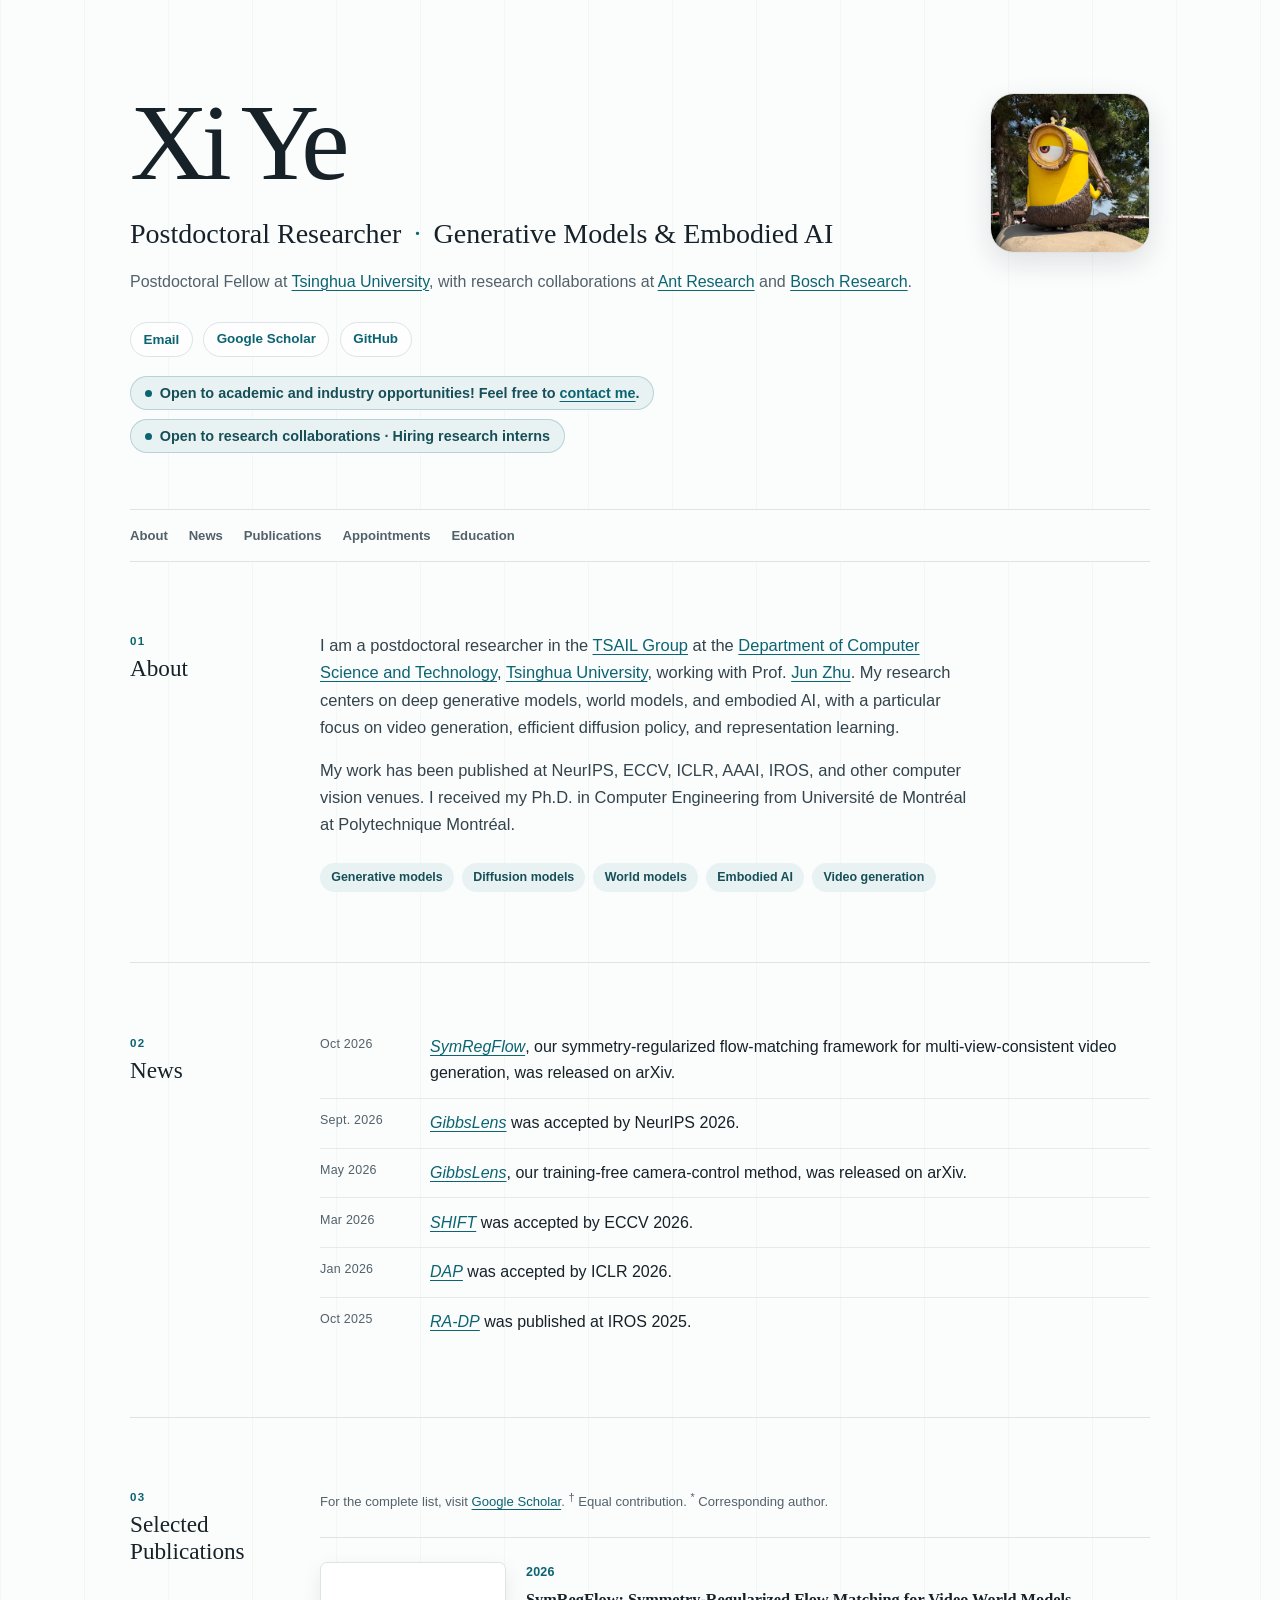
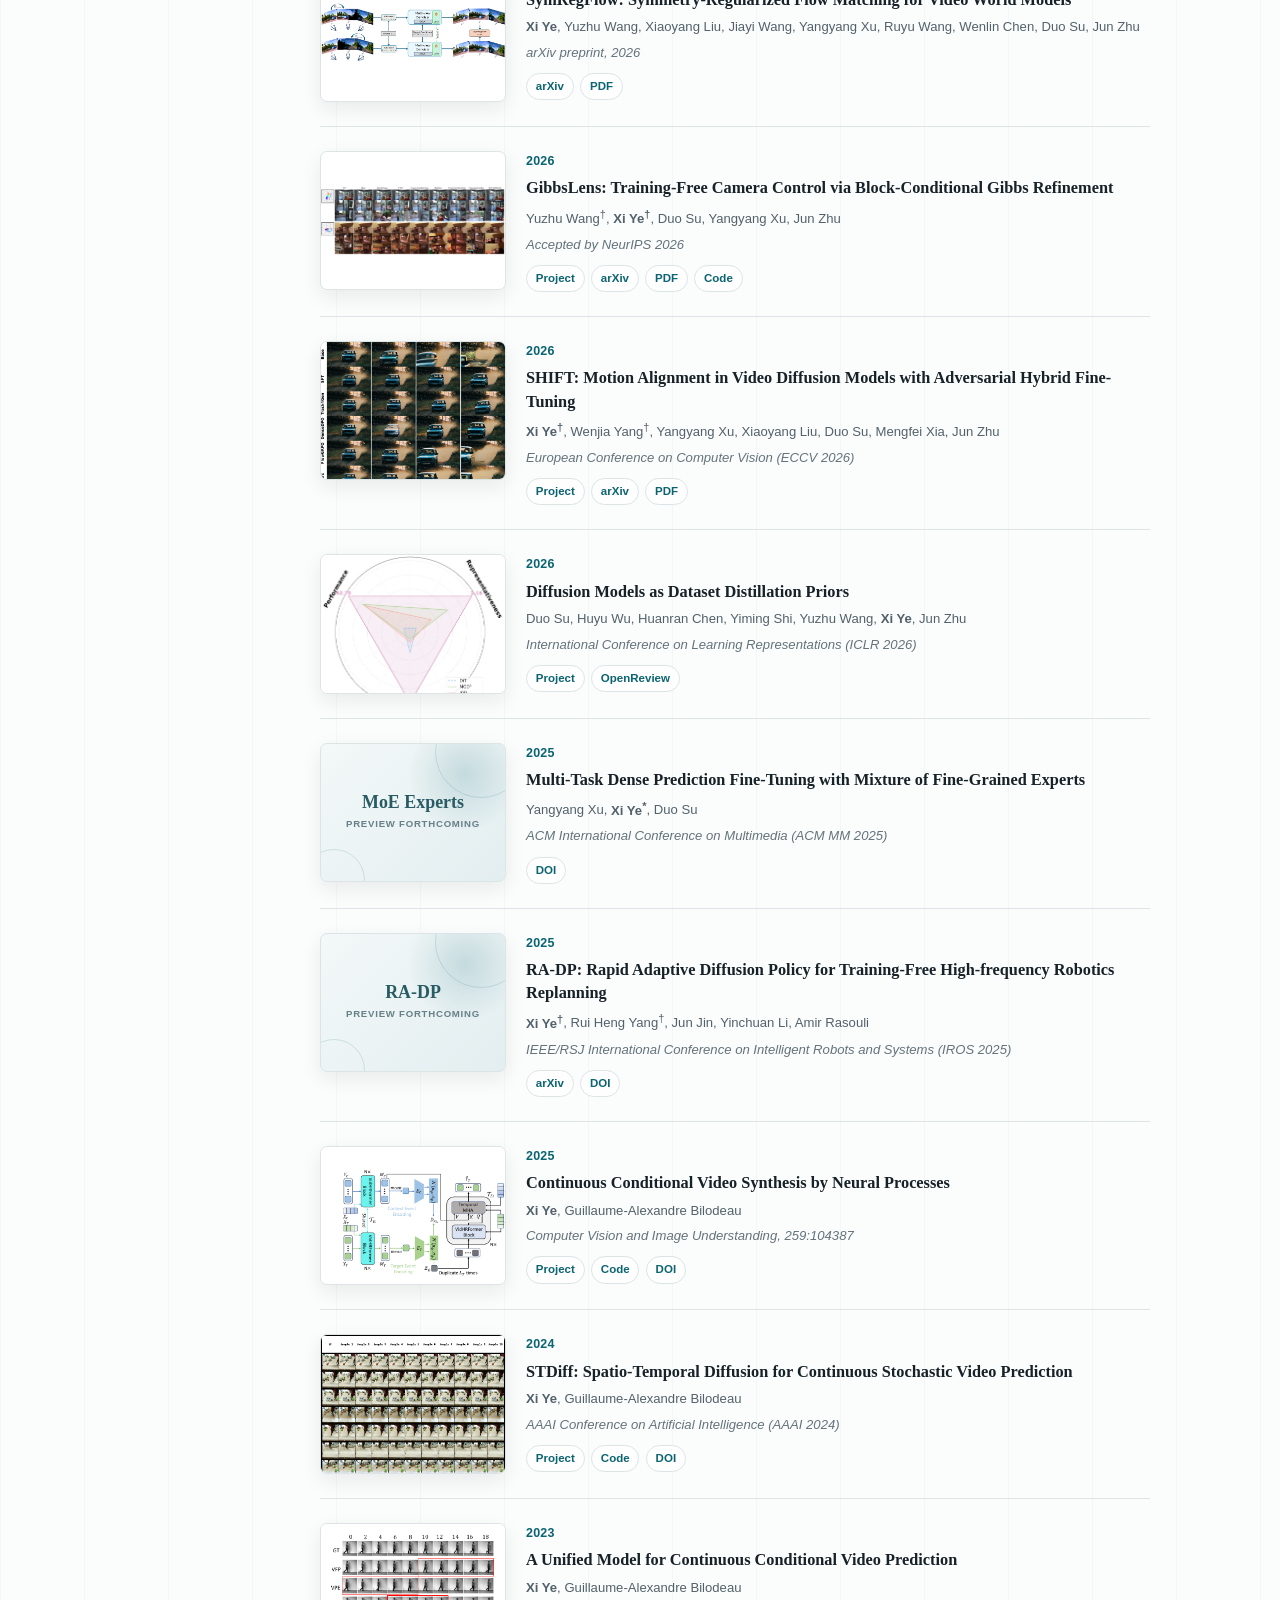
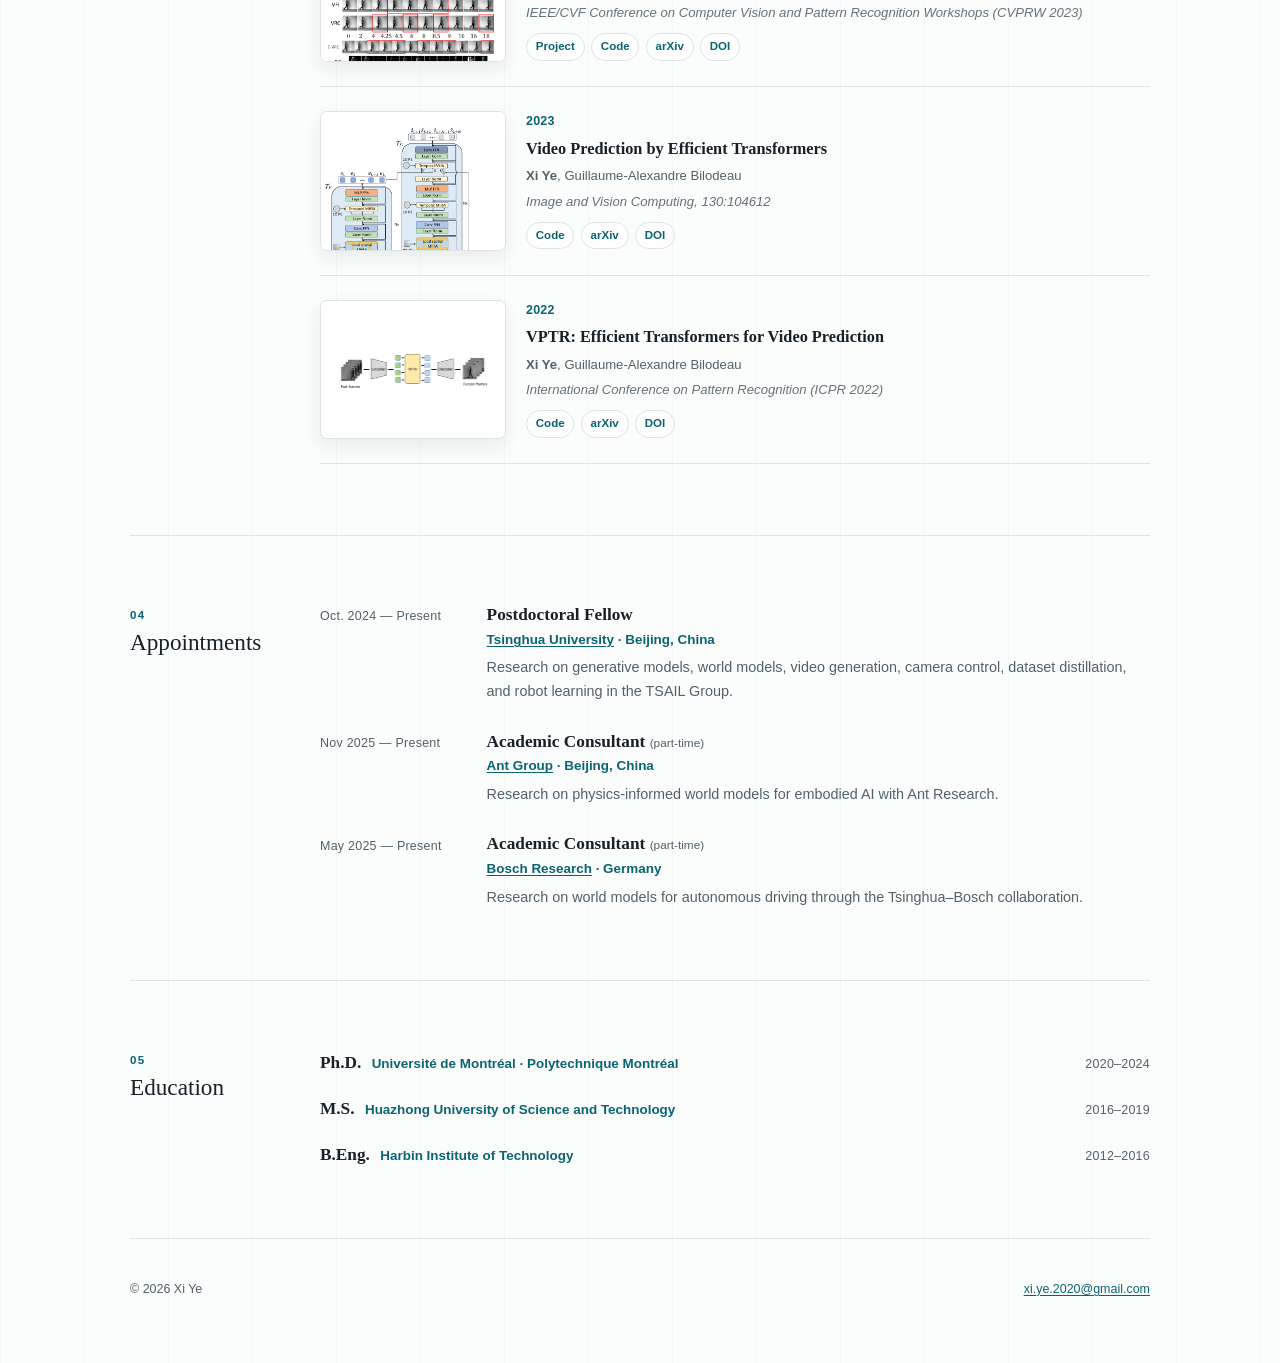
<file: index.html>
<!DOCTYPE html>
<html lang="en">
<head>
  <meta charset="UTF-8" />
  <meta name="viewport" content="width=device-width, initial-scale=1" />
  <title>Xi Ye — Generative Models &amp; Embodied AI</title>
  <meta name="description" content="Xi Ye is a postdoctoral researcher at Tsinghua University working on generative models, world models, and embodied AI." />
  <link rel="stylesheet" href="css/style.css?v=20260812-5" />
</head>
<body>
  <div class="page-shell">
    <header class="site-header">
      <div class="intro-copy">
        <div class="identity-row">
          <div class="identity-copy">
            <h1>Xi Ye</h1>
            <p class="role">Postdoctoral Researcher <span aria-hidden="true">·</span> Generative Models &amp; Embodied AI</p>
          </div>
          <figure class="profile-portrait">
            <img src="assets/portrait-minion.jpg" alt="Minions figure in a wooded theme park setting" />
          </figure>
        </div>
        <p class="affiliation">
          Postdoctoral Fellow at <a href="https://www.cs.tsinghua.edu.cn/csen/" target="_blank" rel="noopener">Tsinghua University</a>,
          with research collaborations at <a href="https://www.antresearch.com/" target="_blank" rel="noopener">Ant Research</a>
          and <a href="https://www.bosch.com/research/" target="_blank" rel="noopener">Bosch Research</a>.
        </p>
        <nav class="profile-links" aria-label="Profile links">
          <button class="profile-email" type="button" data-email="xi.ye.2020@gmail.com" aria-label="Copy email address" aria-describedby="profile-email-address">Email<span class="profile-email-tooltip" id="profile-email-address" role="status" aria-live="polite">xi.ye.2020@gmail.com</span></button>
          <a href="https://scholar.google.com/citations?user=Woehn70AAAAJ" target="_blank" rel="noopener">Google Scholar</a>
          <a href="https://github.com/XiYe20" target="_blank" rel="noopener">GitHub</a>
        </nav>
        <div class="opportunity-list">
          <p class="opportunity-status"><span>Open to academic and industry opportunities! Feel free to <a class="contact-link" href="mailto:xi.ye.2020@gmail.com" aria-label="Contact me by email. Phone: +86 18696789916 or +1 4389412984" aria-describedby="contact-details">contact me<span class="contact-popover" id="contact-details" role="tooltip"><span class="contact-email">Email: xi.ye.2020@gmail.com</span><span class="contact-phone"><span>Tel: +86 18696789916</span><span>+1 4389412984</span></span><span class="wechat-label">WeChat</span><img src="wechat_qr_code.jpg?v=20260812" alt="WeChat QR code" /></span></a>.</span></p>
          <p class="opportunity-status"><span>Open to research collaborations · Hiring research interns</span></p>
        </div>
      </div>
    </header>

    <nav class="section-nav" aria-label="Page sections">
      <a href="#about">About</a>
      <a href="#news">News</a>
      <a href="#publications">Publications</a>
      <a href="#appointments">Appointments</a>
      <a href="#education">Education</a>
    </nav>

    <main>
      <section id="about">
        <div class="section-heading">
          <p>01</p>
          <h2>About</h2>
        </div>
        <div class="section-content about-copy">
          <p>
            I am a postdoctoral researcher in the <a href="https://ml.cs.tsinghua.edu.cn/people.html" target="_blank" rel="noopener">TSAIL Group</a>
            at the <a href="https://www.cs.tsinghua.edu.cn/csen/" target="_blank" rel="noopener">Department of Computer Science and Technology</a>,
            <a href="https://www.tsinghua.edu.cn/en/" target="_blank" rel="noopener">Tsinghua University</a>, working with Prof. <a href="https://ml.cs.tsinghua.edu.cn/~jun/index.shtml" target="_blank" rel="noopener">Jun Zhu</a>.
            My research centers on deep generative models, world models, and embodied AI,
            with a particular focus on video generation, efficient diffusion policy, and representation learning.
          </p>
          <p>
            My work has been published at NeurIPS, ECCV, ICLR, AAAI, IROS, and other computer vision venues.
            I received my Ph.D. in Computer Engineering from Université de Montréal at Polytechnique Montréal.
          </p>
          <ul class="research-tags" aria-label="Research interests">
            <li>Generative models</li>
            <li>Diffusion models</li>
            <li>World models</li>
            <li>Embodied AI</li>
            <li>Video generation</li>
          </ul>
        </div>
      </section>

      <section id="news">
        <div class="section-heading">
          <p>02</p>
          <h2>News</h2>
        </div>
        <div class="section-content">
          <ul class="news-list">
            <li><time datetime="2026-10">Oct 2026</time><span><a href="https://arxiv.org/abs/2610.02726" target="_blank" rel="noopener"><em>SymRegFlow</em></a>, our symmetry-regularized flow-matching framework for multi-view-consistent video generation, was released on arXiv.</span></li>
            <li><time datetime="2026-09">Sept. 2026</time><span><a href="projects/GibbsLens/"><em>GibbsLens</em></a> was accepted by NeurIPS 2026.</span></li>
            <li><time datetime="2026-05">May 2026</time><span><a href="https://arxiv.org/abs/2605.11871" target="_blank" rel="noopener"><em>GibbsLens</em></a>, our training-free camera-control method, was released on arXiv.</span></li>
            <li><time datetime="2026-03">Mar 2026</time><span><a href="projects/SHIFT/"><em>SHIFT</em></a> was accepted by ECCV 2026.</span></li>
            <li><time datetime="2026-01">Jan 2026</time><span><a href="https://openreview.net/forum?id=Hvge3NzkJN" target="_blank" rel="noopener"><em>DAP</em></a> was accepted by ICLR 2026.</span></li>
            <li><time datetime="2025-10">Oct 2025</time><span><a href="https://arxiv.org/abs/2503.04051" target="_blank" rel="noopener"><em>RA-DP</em></a> was published at IROS 2025.</span></li>
          </ul>
        </div>
      </section>

      <section id="publications">
        <div class="section-heading">
          <p>03</p>
          <h2>Selected Publications</h2>
        </div>
        <div class="section-content">
          <p class="section-note">For the complete list, visit <a href="https://scholar.google.com/citations?user=Woehn70AAAAJ" target="_blank" rel="noopener">Google Scholar</a>. <sup>†</sup> Equal contribution. <sup>*</sup> Corresponding author.</p>

          <div class="publication-list">
            <article class="publication">
              <a class="pub-thumb" href="https://arxiv.org/abs/2610.02726" target="_blank" rel="noopener" aria-label="Open the SymRegFlow paper on arXiv">
                <img src="assets/publications/symregflow-pipeline.png" alt="SymRegFlow pipeline using two geometry-derived noisy anchors and cross-anchor denoising consistency" />
              </a>
              <div class="pub-meta">
                <p class="pub-year">2026</p>
                <h3><a href="https://arxiv.org/abs/2610.02726" target="_blank" rel="noopener">SymRegFlow: Symmetry-Regularized Flow Matching for Video World Models</a></h3>
                <p class="authors"><strong>Xi Ye</strong>, Yuzhu Wang, Xiaoyang Liu, Jiayi Wang, Yangyang Xu, Ruyu Wang, Wenlin Chen, Duo Su, Jun Zhu</p>
                <p class="venue">arXiv preprint, 2026</p>
                <p class="paper-links"><a href="https://arxiv.org/abs/2610.02726" target="_blank" rel="noopener">arXiv</a><a href="https://arxiv.org/pdf/2610.02726" target="_blank" rel="noopener">PDF</a></p>
              </div>
            </article>

            <article class="publication">
              <a class="pub-thumb" href="projects/GibbsLens/" aria-label="Open the GibbsLens project page">
                <img src="projects/GibbsLens/static/images/real10k-main-exp.webp" alt="GibbsLens camera-control results compared with seven baselines on RealEstate10K" />
              </a>
              <div class="pub-meta">
                <p class="pub-year">2026</p>
                <h3><a href="projects/GibbsLens/">GibbsLens: Training-Free Camera Control via Block-Conditional Gibbs Refinement</a></h3>
                <p class="authors">Yuzhu Wang<sup>†</sup>, <strong>Xi Ye<sup>†</sup></strong>, Duo Su, Yangyang Xu, Jun Zhu</p>
                <p class="venue">Accepted by NeurIPS 2026</p>
                <p class="paper-links"><a href="projects/GibbsLens/">Project</a><a href="https://arxiv.org/abs/2605.11871" target="_blank" rel="noopener">arXiv</a><a href="https://arxiv.org/pdf/2605.11871" target="_blank" rel="noopener">PDF</a><a href="https://github.com/wangyuzhu6/GibbsLens" target="_blank" rel="noopener">Code</a></p>
              </div>
            </article>

            <article class="publication">
              <a class="pub-thumb" href="projects/SHIFT/" aria-label="Open the SHIFT project page">
                <img src="projects/SHIFT/static/images/cmp-car.png" alt="SHIFT qualitative comparison preview" />
              </a>
              <div class="pub-meta">
                <p class="pub-year">2026</p>
                <h3><a href="projects/SHIFT/">SHIFT: Motion Alignment in Video Diffusion Models with Adversarial Hybrid Fine-Tuning</a></h3>
                <p class="authors"><strong>Xi Ye<sup>†</sup></strong>, Wenjia Yang<sup>†</sup>, Yangyang Xu, Xiaoyang Liu, Duo Su, Mengfei Xia, Jun Zhu</p>
                <p class="venue">European Conference on Computer Vision (ECCV 2026)</p>
                <p class="paper-links"><a href="projects/SHIFT/">Project</a><a href="https://arxiv.org/abs/2603.17426" target="_blank" rel="noopener">arXiv</a><a href="https://arxiv.org/pdf/2603.17426" target="_blank" rel="noopener">PDF</a></p>
              </div>
            </article>

            <article class="publication">
              <a class="pub-thumb" href="https://suduo94.github.io/Diffusion-As-Priors/" target="_blank" rel="noopener" aria-label="Open the Diffusion as Priors project page">
                <img src="assets/publications/diffusion-as-priors.png" alt="Diffusion as Priors overview preview" />
              </a>
              <div class="pub-meta">
                <p class="pub-year">2026</p>
                <h3><a href="https://openreview.net/forum?id=Hvge3NzkJN" target="_blank" rel="noopener">Diffusion Models as Dataset Distillation Priors</a></h3>
                <p class="authors">Duo Su, Huyu Wu, Huanran Chen, Yiming Shi, Yuzhu Wang, <strong>Xi Ye</strong>, Jun Zhu</p>
                <p class="venue">International Conference on Learning Representations (ICLR 2026)</p>
                <p class="paper-links"><a href="https://suduo94.github.io/Diffusion-As-Priors/" target="_blank" rel="noopener">Project</a><a href="https://openreview.net/forum?id=Hvge3NzkJN" target="_blank" rel="noopener">OpenReview</a></p>
              </div>
            </article>

            <article class="publication">
              <div class="pub-thumb pub-placeholder" aria-hidden="true"><span>MoE Experts</span><small>Preview forthcoming</small></div>
              <div class="pub-meta">
                <p class="pub-year">2025</p>
                <h3><a href="https://doi.org/10.1145/3746027.3755586" target="_blank" rel="noopener">Multi-Task Dense Prediction Fine-Tuning with Mixture of Fine-Grained Experts</a></h3>
                <p class="authors">Yangyang Xu, <strong>Xi Ye<sup>*</sup></strong>, Duo Su</p>
                <p class="venue">ACM International Conference on Multimedia (ACM MM 2025)</p>
                <p class="paper-links"><a href="https://doi.org/10.1145/3746027.3755586" target="_blank" rel="noopener">DOI</a></p>
              </div>
            </article>

            <article class="publication">
              <div class="pub-thumb pub-placeholder" aria-hidden="true"><span>RA-DP</span><small>Preview forthcoming</small></div>
              <div class="pub-meta">
                <p class="pub-year">2025</p>
                <h3><a href="https://doi.org/10.1109/IROS60139.2025.11246593" target="_blank" rel="noopener">RA-DP: Rapid Adaptive Diffusion Policy for Training-Free High-frequency Robotics Replanning</a></h3>
                <p class="authors"><strong>Xi Ye<sup>†</sup></strong>, Rui Heng Yang<sup>†</sup>, Jun Jin, Yinchuan Li, Amir Rasouli</p>
                <p class="venue">IEEE/RSJ International Conference on Intelligent Robots and Systems (IROS 2025)</p>
                <p class="paper-links"><a href="https://arxiv.org/abs/2503.04051" target="_blank" rel="noopener">arXiv</a><a href="https://doi.org/10.1109/IROS60139.2025.11246593" target="_blank" rel="noopener">DOI</a></p>
              </div>
            </article>

            <article class="publication">
              <a class="pub-thumb" href="https://npvp.github.io/" target="_blank" rel="noopener" aria-label="Open the NPVP project page">
                <img src="assets/publications/npvp-architecture.png" alt="Architecture of the NPVP neural-process-based video predictor" />
              </a>
              <div class="pub-meta">
                <p class="pub-year">2025</p>
                <h3><a href="https://doi.org/10.1016/j.cviu.2025.104387" target="_blank" rel="noopener">Continuous Conditional Video Synthesis by Neural Processes</a></h3>
                <p class="authors"><strong>Xi Ye</strong>, Guillaume-Alexandre Bilodeau</p>
                <p class="venue">Computer Vision and Image Understanding, 259:104387</p>
                <p class="paper-links"><a href="https://npvp.github.io/" target="_blank" rel="noopener">Project</a><a href="https://github.com/XiYe20/NPVP" target="_blank" rel="noopener">Code</a><a href="https://doi.org/10.1016/j.cviu.2025.104387" target="_blank" rel="noopener">DOI</a></p>
              </div>
            </article>

            <article class="publication">
              <a class="pub-thumb" href="https://xiye20.github.io/STDiffProject/" target="_blank" rel="noopener" aria-label="Open the STDiff project page">
                <img src="assets/publications/stdiff-bair.jpg" alt="STDiff stochastic video prediction examples" />
              </a>
              <div class="pub-meta">
                <p class="pub-year">2024</p>
                <h3><a href="https://doi.org/10.1609/aaai.v38i7.28489" target="_blank" rel="noopener">STDiff: Spatio-Temporal Diffusion for Continuous Stochastic Video Prediction</a></h3>
                <p class="authors"><strong>Xi Ye</strong>, Guillaume-Alexandre Bilodeau</p>
                <p class="venue">AAAI Conference on Artificial Intelligence (AAAI 2024)</p>
                <p class="paper-links"><a href="https://xiye20.github.io/STDiffProject/" target="_blank" rel="noopener">Project</a><a href="https://github.com/XiYe20/STDiffProject" target="_blank" rel="noopener">Code</a><a href="https://doi.org/10.1609/aaai.v38i7.28489" target="_blank" rel="noopener">DOI</a></p>
              </div>
            </article>

            <article class="publication">
              <a class="pub-thumb" href="https://npvp.github.io/" target="_blank" rel="noopener" aria-label="Open the NPVP project page">
                <img src="assets/publications/npvp-figure4.png" alt="NPVP Figure 4 showing one model across conditional video prediction tasks" />
              </a>
              <div class="pub-meta">
                <p class="pub-year">2023</p>
                <h3><a href="https://doi.org/10.1109/CVPRW59228.2023.00368" target="_blank" rel="noopener">A Unified Model for Continuous Conditional Video Prediction</a></h3>
                <p class="authors"><strong>Xi Ye</strong>, Guillaume-Alexandre Bilodeau</p>
                <p class="venue">IEEE/CVF Conference on Computer Vision and Pattern Recognition Workshops (CVPRW 2023)</p>
                <p class="paper-links"><a href="https://npvp.github.io/" target="_blank" rel="noopener">Project</a><a href="https://github.com/XiYe20/NPVP" target="_blank" rel="noopener">Code</a><a href="https://arxiv.org/abs/2210.05810" target="_blank" rel="noopener">arXiv</a><a href="https://doi.org/10.1109/CVPRW59228.2023.00368" target="_blank" rel="noopener">DOI</a></p>
              </div>
            </article>

            <article class="publication">
              <a class="pub-thumb" href="https://arxiv.org/abs/2212.06026" target="_blank" rel="noopener" aria-label="Open Video Prediction by Efficient Transformers on arXiv">
                <img src="assets/publications/vptr-nar.png" alt="Architecture of the non-autoregressive VPTR model" />
              </a>
              <div class="pub-meta">
                <p class="pub-year">2023</p>
                <h3><a href="https://doi.org/10.1016/j.imavis.2022.104612" target="_blank" rel="noopener">Video Prediction by Efficient Transformers</a></h3>
                <p class="authors"><strong>Xi Ye</strong>, Guillaume-Alexandre Bilodeau</p>
                <p class="venue">Image and Vision Computing, 130:104612</p>
                <p class="paper-links"><a href="https://github.com/XiYe20/VPTR" target="_blank" rel="noopener">Code</a><a href="https://arxiv.org/abs/2212.06026" target="_blank" rel="noopener">arXiv</a><a href="https://doi.org/10.1016/j.imavis.2022.104612" target="_blank" rel="noopener">DOI</a></p>
              </div>
            </article>

            <article class="publication">
              <a class="pub-thumb" href="https://arxiv.org/abs/2203.15836" target="_blank" rel="noopener" aria-label="Open the VPTR paper on arXiv">
                <img src="assets/publications/vptr-framework.png" alt="Overall VPTR framework with frame encoder, VPTR module, and frame decoder" />
              </a>
              <div class="pub-meta">
                <p class="pub-year">2022</p>
                <h3><a href="https://doi.org/10.1109/ICPR56361.2022.9956707" target="_blank" rel="noopener">VPTR: Efficient Transformers for Video Prediction</a></h3>
                <p class="authors"><strong>Xi Ye</strong>, Guillaume-Alexandre Bilodeau</p>
                <p class="venue">International Conference on Pattern Recognition (ICPR 2022)</p>
                <p class="paper-links"><a href="https://github.com/XiYe20/VPTR" target="_blank" rel="noopener">Code</a><a href="https://arxiv.org/abs/2203.15836" target="_blank" rel="noopener">arXiv</a><a href="https://doi.org/10.1109/ICPR56361.2022.9956707" target="_blank" rel="noopener">DOI</a></p>
              </div>
            </article>

          </div>
        </div>
      </section>

      <section id="appointments">
        <div class="section-heading">
          <p>04</p>
          <h2>Appointments</h2>
        </div>
        <div class="section-content timeline">
          <article>
            <div class="timeline-date">Oct. 2024 — Present</div>
            <div>
              <h3>Postdoctoral Fellow</h3>
              <p class="organization"><a href="https://www.cs.tsinghua.edu.cn/csen/" target="_blank" rel="noopener">Tsinghua University</a> · Beijing, China</p>
              <p>Research on generative models, world models, video generation, camera control, dataset distillation, and robot learning in the TSAIL Group.</p>
            </div>
          </article>
          <article>
            <div class="timeline-date">Nov 2025 — Present</div>
            <div>
              <h3>Academic Consultant <span>(part-time)</span></h3>
              <p class="organization"><a href="https://www.antgroup.com/en" target="_blank" rel="noopener">Ant Group</a> · Beijing, China</p>
              <p>Research on physics-informed world models for embodied AI with Ant Research.</p>
            </div>
          </article>
          <article>
            <div class="timeline-date">May 2025 — Present</div>
            <div>
              <h3>Academic Consultant <span>(part-time)</span></h3>
              <p class="organization"><a href="https://www.bosch.com/research/" target="_blank" rel="noopener">Bosch Research</a> · Germany</p>
              <p>Research on world models for autonomous driving through the Tsinghua–Bosch collaboration.</p>
            </div>
          </article>
        </div>
      </section>

      <section id="education">
        <div class="section-heading">
          <p>05</p>
          <h2>Education</h2>
        </div>
        <div class="section-content timeline compact-timeline education-list">
          <article>
            <div><h3>Ph.D.</h3><p class="organization">Université de Montréal · Polytechnique Montréal</p><p class="education-date">2020–2024</p></div>
          </article>
          <article>
            <div><h3>M.S.</h3><p class="organization">Huazhong University of Science and Technology</p><p class="education-date">2016–2019</p></div>
          </article>
          <article>
            <div><h3>B.Eng.</h3><p class="organization">Harbin Institute of Technology</p><p class="education-date">2012–2016</p></div>
          </article>
        </div>
      </section>

    </main>

    <footer>
      <p>© 2026 Xi Ye</p>
      <a href="mailto:xi.ye.2020@gmail.com">xi.ye.2020@gmail.com</a>
    </footer>
  </div>
  <script src="js/main.js?v=20260812"></script>
</body>
</html>
</file>
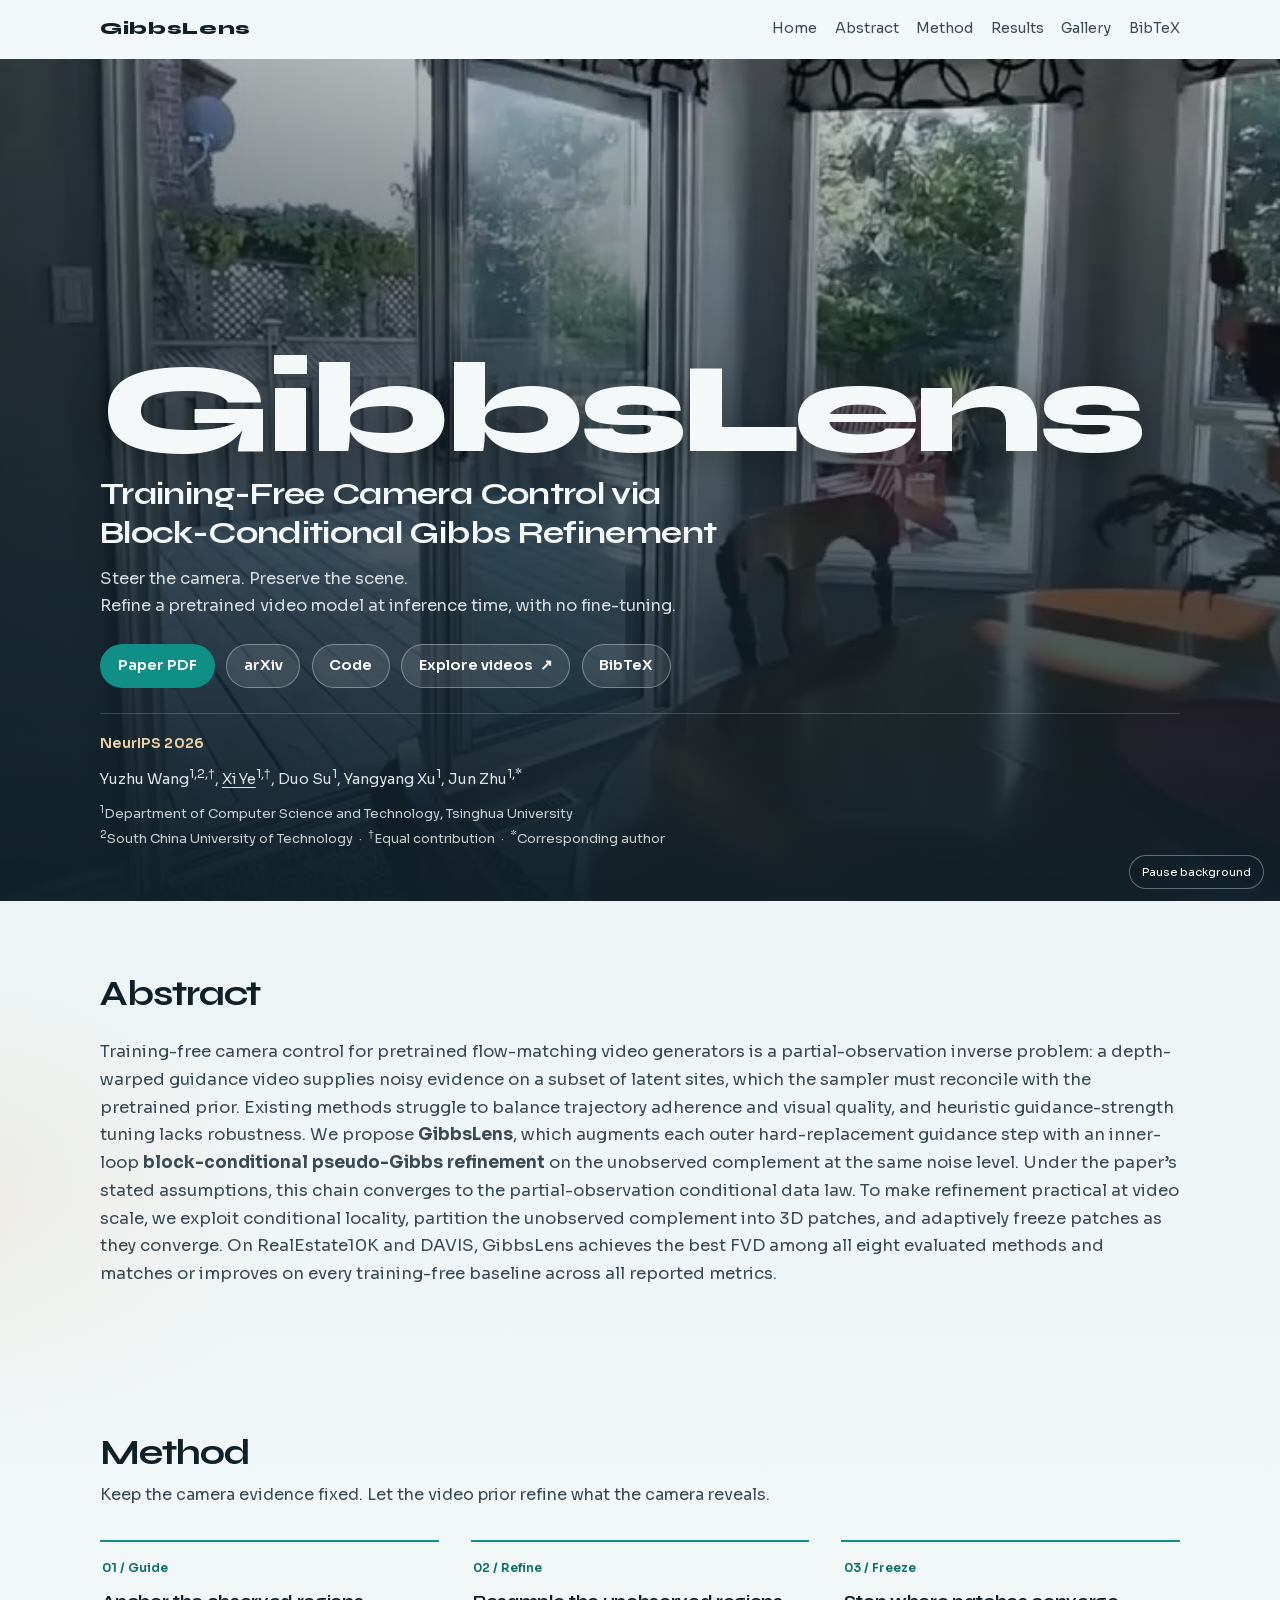
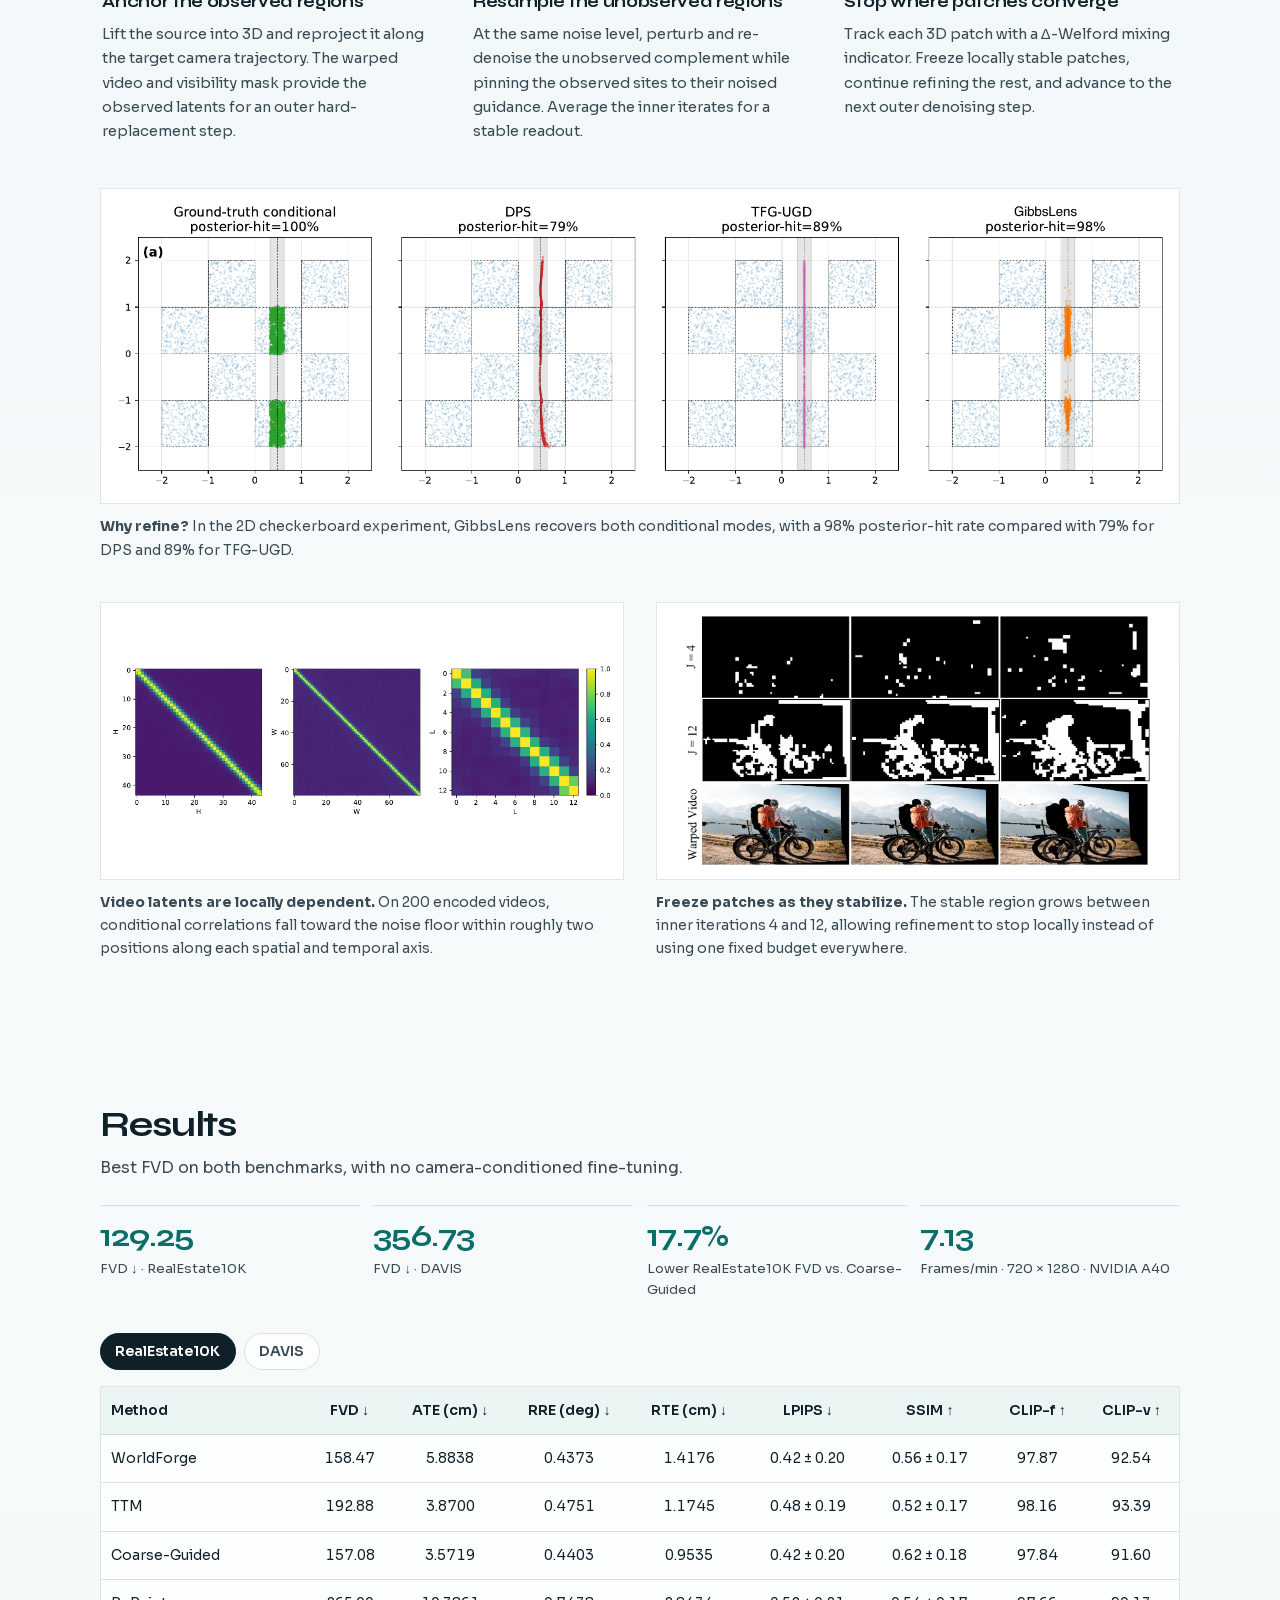
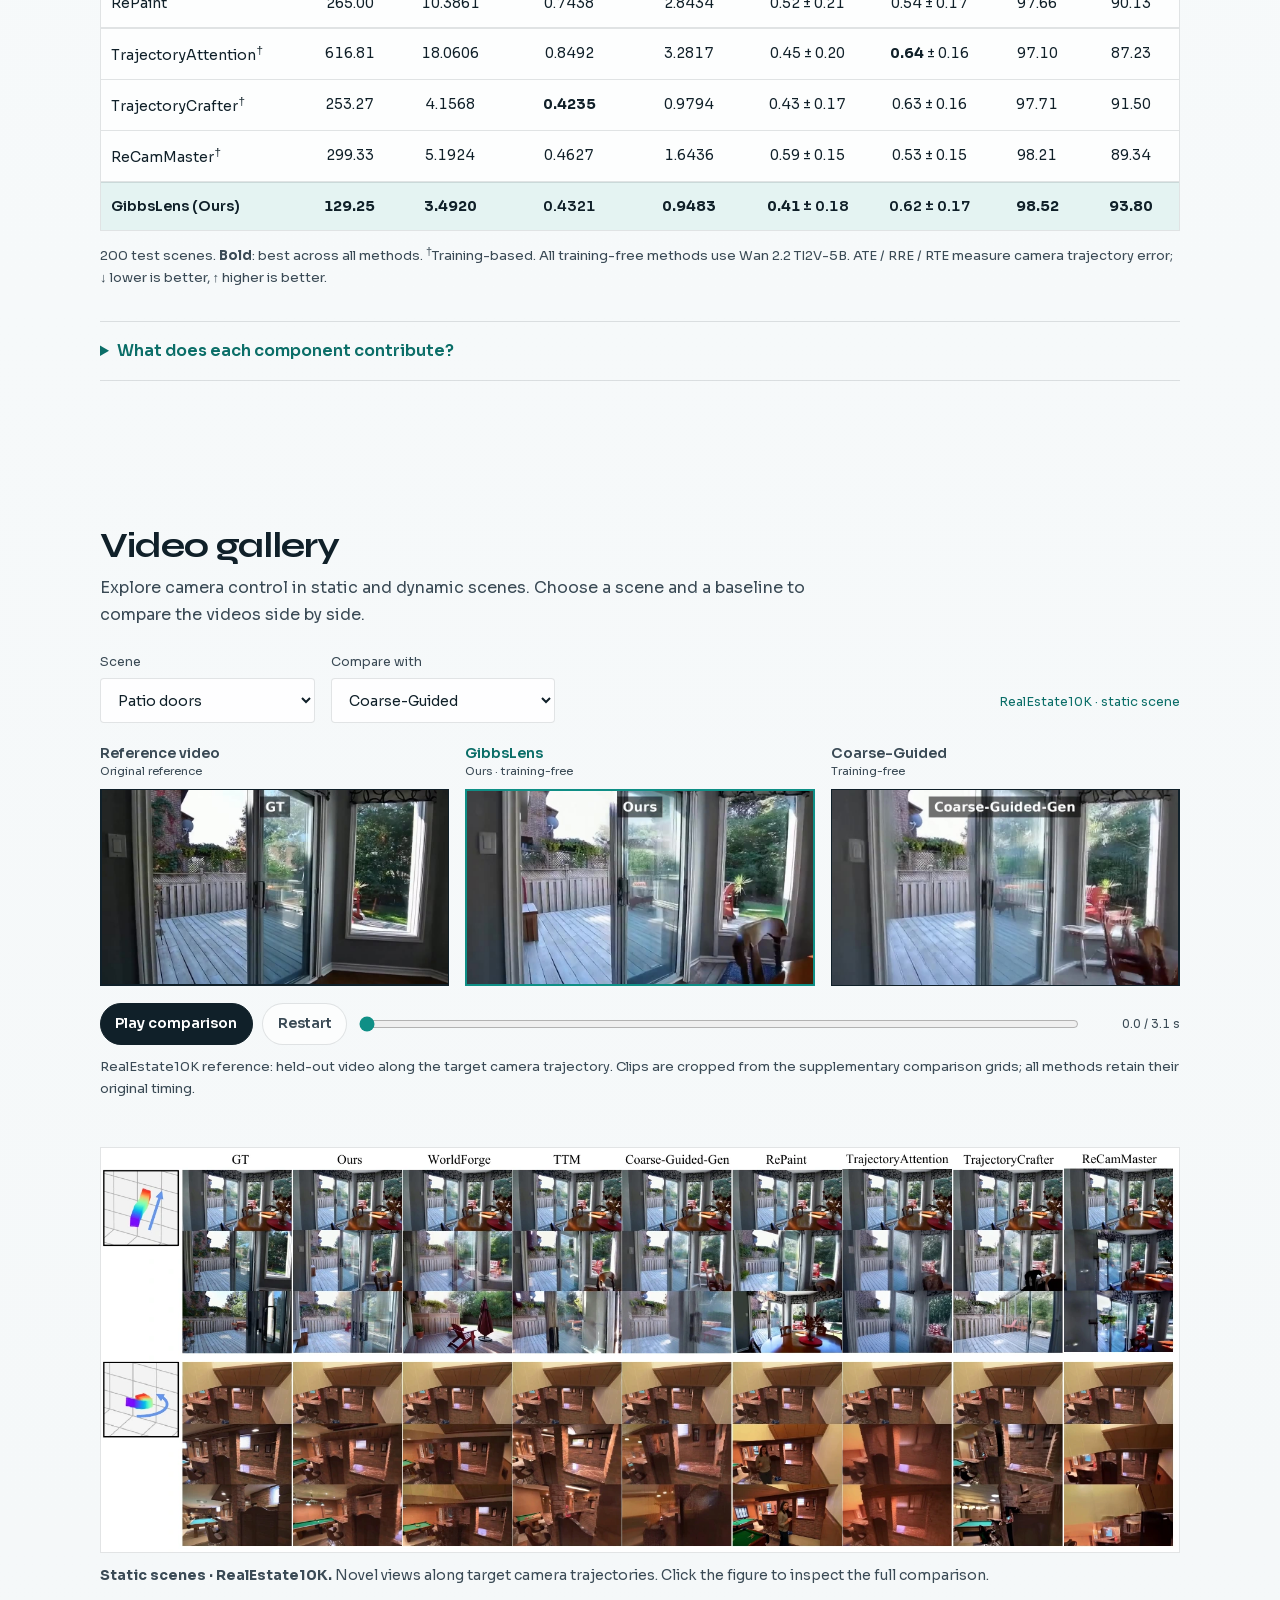
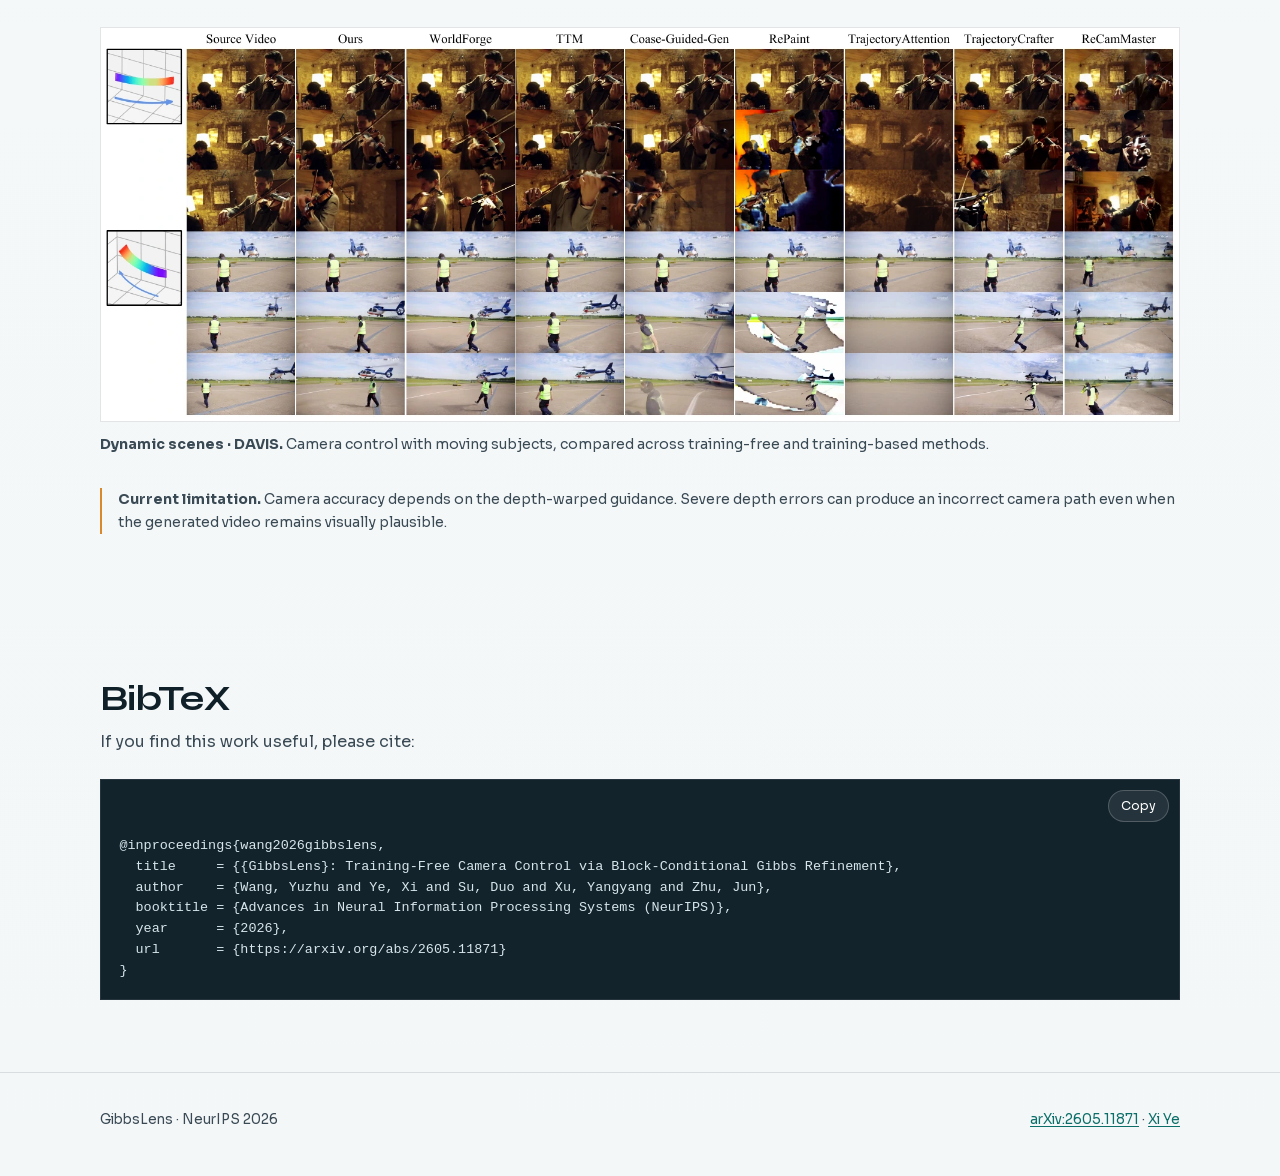
<file: projects/GibbsLens/index.html>
<!DOCTYPE html>
<html lang="en">
<head>
  <meta charset="UTF-8" />
  <meta name="viewport" content="width=device-width, initial-scale=1" />
  <title>GibbsLens — Training-Free Camera Control</title>
  <meta name="description" content="GibbsLens: Training-Free Camera Control via Block-Conditional Gibbs Refinement. NeurIPS 2026. Camera-controlled video generation without fine-tuning." />
  <meta property="og:title" content="GibbsLens — Training-Free Camera Control" />
  <meta property="og:description" content="Block-conditional Gibbs refinement for camera-controlled video generation. Explore comparisons on RealEstate10K and DAVIS." />
  <meta property="og:type" content="website" />
  <meta property="og:url" content="https://xiye20.github.io/projects/GibbsLens/" />
  <meta property="og:image" content="https://xiye20.github.io/projects/GibbsLens/static/images/hero-patio-doors.jpg" />
  <link rel="canonical" href="https://xiye20.github.io/projects/GibbsLens/" />
  <link rel="stylesheet" href="static/css/style.css?v=20261022" />
  <noscript><style>.panel[hidden] { display: block !important; margin-top: 2rem; } [role="tablist"] { display: none; }</style></noscript>
</head>
<body>
  <a class="skip-link" href="#abstract">Skip to content</a>
  <header class="site-nav">
    <div class="wrap">
      <a class="nav-brand" href="#top">GibbsLens</a>
      <nav class="nav-links" aria-label="Section">
        <a href="../../">Home</a>
        <a href="#abstract">Abstract</a>
        <a href="#method">Method</a>
        <a href="#results">Results</a>
        <a href="#gallery">Gallery</a>
        <a href="#bibtex-section">BibTeX</a>
      </nav>
    </div>
  </header>

  <main id="top">
    <section class="hero" aria-label="Project introduction">
      <div class="hero-visual" aria-hidden="true">
        <video id="hero-video" autoplay loop muted playsinline preload="auto" poster="static/images/hero-patio-doors.jpg" width="960" height="460" tabindex="-1">
          <source src="static/videos/hero-patio-doors.mp4" type="video/mp4" />
        </video>
      </div>
      <div class="hero-content">
        <p class="hero-brand">GibbsLens</p>
        <h1 class="hero-title">Training-Free Camera Control via Block-Conditional Gibbs Refinement</h1>
        <p class="hero-lead">Steer the camera. Preserve the scene.<br />Refine a pretrained video model at inference time, with no fine-tuning.</p>
        <div class="cta-row">
          <a class="btn btn-primary" href="https://arxiv.org/pdf/2605.11871" target="_blank" rel="noopener">Paper PDF</a>
          <a class="btn btn-ghost" href="https://arxiv.org/abs/2605.11871" target="_blank" rel="noopener">arXiv</a>
          <a class="btn btn-ghost" href="https://github.com/wangyuzhu6/GibbsLens" target="_blank" rel="noopener">Code</a>
          <a class="btn btn-ghost" href="#gallery">Explore videos <span aria-hidden="true">↗</span></a>
          <a class="btn btn-ghost" href="#bibtex-section">BibTeX</a>
        </div>
        <div class="meta-bar">
          <div class="venue">NeurIPS 2026</div>
          <p class="authors">Yuzhu Wang<sup>1,2,†</sup>, <a href="../../">Xi Ye</a><sup>1,†</sup>, Duo Su<sup>1</sup>, Yangyang Xu<sup>1</sup>, Jun Zhu<sup>1,*</sup></p>
          <p class="affils"><sup>1</sup>Department of Computer Science and Technology, Tsinghua University<br /><sup>2</sup>South China University of Technology &nbsp;·&nbsp; <sup>†</sup>Equal contribution &nbsp;·&nbsp; <sup>*</sup>Corresponding author</p>
        </div>
      </div>
      <button class="hero-motion-toggle" id="hero-motion-toggle" type="button" aria-controls="hero-video" hidden>Pause background</button>
    </section>

    <section id="abstract">
      <div class="wrap reveal">
        <div class="section-head"><h2>Abstract</h2></div>
        <div class="abstract">
          <p>Training-free camera control for pretrained flow-matching video generators is a partial-observation inverse problem: a depth-warped guidance video supplies noisy evidence on a subset of latent sites, which the sampler must reconcile with the pretrained prior. Existing methods struggle to balance trajectory adherence and visual quality, and heuristic guidance-strength tuning lacks robustness. We propose <strong>GibbsLens</strong>, which augments each outer hard-replacement guidance step with an inner-loop <strong>block-conditional pseudo-Gibbs refinement</strong> on the unobserved complement at the same noise level. Under the paper’s stated assumptions, this chain converges to the partial-observation conditional data law. To make refinement practical at video scale, we exploit conditional locality, partition the unobserved complement into 3D patches, and adaptively freeze patches as they converge. On RealEstate10K and DAVIS, GibbsLens achieves the best FVD among all eight evaluated methods and matches or improves on every training-free baseline across all reported metrics.</p>
        </div>
      </div>
    </section>

    <section id="method">
      <div class="wrap">
        <div class="section-head reveal">
          <h2>Method</h2>
          <p>Keep the camera evidence fixed. Let the video prior refine what the camera reveals.</p>
        </div>
        <div class="pillars method-steps reveal">
          <article class="pillar">
            <span class="step-number">01 / Guide</span>
            <h3>Anchor the observed regions</h3>
            <p>Lift the source into 3D and reproject it along the target camera trajectory. The warped video and visibility mask provide the observed latents for an outer hard-replacement step.</p>
          </article>
          <article class="pillar">
            <span class="step-number">02 / Refine</span>
            <h3>Resample the unobserved regions</h3>
            <p>At the same noise level, perturb and re-denoise the unobserved complement while pinning the observed sites to their noised guidance. Average the inner iterates for a stable readout.</p>
          </article>
          <article class="pillar">
            <span class="step-number">03 / Freeze</span>
            <h3>Stop where patches converge</h3>
            <p>Track each 3D patch with a Δ-Welford mixing indicator. Freeze locally stable patches, continue refining the rest, and advance to the next outer denoising step.</p>
          </article>
        </div>
        <figure class="method-figure method-wide reveal">
          <a href="static/images/checkerboard-toy-example-gibbslens.webp" target="_blank" rel="noopener" aria-label="Open the checkerboard experiment figure at full size">
            <img src="static/images/checkerboard-toy-example-gibbslens.webp" alt="2D checkerboard: the ground-truth conditional has two modes; GibbsLens concentrates samples in both modes, while DPS and TFG-UGD spread samples along the observation constraint." loading="lazy" width="1796" height="498" />
          </a>
          <figcaption><strong>Why refine?</strong> In the 2D checkerboard experiment, GibbsLens recovers both conditional modes, with a 98% posterior-hit rate compared with 79% for DPS and 89% for TFG-UGD.</figcaption>
        </figure>
        <div class="method-grid method-evidence">
          <figure class="method-figure reveal">
            <a href="static/images/heat-map.webp" target="_blank" rel="noopener" aria-label="Open the latent locality figure at full size"><img src="static/images/heat-map.webp" alt="Block partial-correlation heatmaps along height, width, and time, showing dependence concentrated close to the diagonal." loading="lazy" width="1800" height="549" /></a>
            <figcaption><strong>Video latents are locally dependent.</strong> On 200 encoded videos, conditional correlations fall toward the noise floor within roughly two positions along each spatial and temporal axis.</figcaption>
          </figure>
          <figure class="method-figure reveal">
            <a href="static/images/stable-mask.webp" target="_blank" rel="noopener" aria-label="Open the patch stability figure at full size"><img src="static/images/stable-mask.webp" alt="Patch stability masks at inner iterations 4 and 12 above warped frames of cyclists. White stable regions expand as refinement progresses." loading="lazy" width="1373" height="745" /></a>
            <figcaption><strong>Freeze patches as they stabilize.</strong> The stable region grows between inner iterations 4 and 12, allowing refinement to stop locally instead of using one fixed budget everywhere.</figcaption>
          </figure>
        </div>
      </div>
    </section>

    <section id="results">
      <div class="wrap">
        <div class="section-head reveal">
          <h2>Results</h2>
          <p class="results-summary">Best FVD on both benchmarks, with no camera-conditioned fine-tuning.</p>
        </div>
        <div class="metrics reveal">
          <div class="metric"><strong>129.25</strong><span>FVD ↓ · RealEstate10K</span></div>
          <div class="metric"><strong>356.73</strong><span>FVD ↓ · DAVIS</span></div>
          <div class="metric"><strong>17.7%</strong><span>Lower RealEstate10K FVD vs. Coarse-Guided</span></div>
          <div class="metric"><strong>7.13</strong><span>Frames/min · 720 × 1280 · NVIDIA A40</span></div>
        </div>
        <div class="reveal" data-tabs>
          <div class="tabs" role="tablist" aria-label="Benchmark results">
            <button id="tab-real10k" class="tab is-active" type="button" role="tab" aria-selected="true" aria-controls="panel-real10k" data-panel="panel-real10k">RealEstate10K</button>
            <button id="tab-davis" class="tab" type="button" role="tab" aria-selected="false" aria-controls="panel-davis" tabindex="-1" data-panel="panel-davis">DAVIS</button>
          </div>
          <div id="panel-real10k" class="panel" role="tabpanel" aria-labelledby="tab-real10k" tabindex="0">
            <div class="table-wrap" tabindex="0" role="region" aria-label="RealEstate10K results; scroll horizontally for all metrics">
              <table>
                <caption class="sr-only">RealEstate10K, 200 test scenes. Bold indicates best across all methods.</caption>
                <thead><tr><th scope="col">Method</th><th scope="col">FVD ↓</th><th scope="col">ATE (cm) ↓</th><th scope="col">RRE (deg) ↓</th><th scope="col">RTE (cm) ↓</th><th scope="col">LPIPS ↓</th><th scope="col">SSIM ↑</th><th scope="col">CLIP-f ↑</th><th scope="col">CLIP-v ↑</th></tr></thead>
                <tbody>
                  <tr><th scope="row">WorldForge</th><td>158.47</td><td>5.8838</td><td>0.4373</td><td>1.4176</td><td>0.42 ± 0.20</td><td>0.56 ± 0.17</td><td>97.87</td><td>92.54</td></tr>
                  <tr><th scope="row">TTM</th><td>192.88</td><td>3.8700</td><td>0.4751</td><td>1.1745</td><td>0.48 ± 0.19</td><td>0.52 ± 0.17</td><td>98.16</td><td>93.39</td></tr>
                  <tr><th scope="row">Coarse-Guided</th><td>157.08</td><td>3.5719</td><td>0.4403</td><td>0.9535</td><td>0.42 ± 0.20</td><td>0.62 ± 0.18</td><td>97.84</td><td>91.60</td></tr>
                  <tr><th scope="row">RePaint</th><td>265.00</td><td>10.3861</td><td>0.7438</td><td>2.8434</td><td>0.52 ± 0.21</td><td>0.54 ± 0.17</td><td>97.66</td><td>90.13</td></tr>
                  <tr class="group-start"><th scope="row">TrajectoryAttention<sup>†</sup></th><td>616.81</td><td>18.0606</td><td>0.8492</td><td>3.2817</td><td>0.45 ± 0.20</td><td><strong>0.64</strong> ± 0.16</td><td>97.10</td><td>87.23</td></tr>
                  <tr><th scope="row">TrajectoryCrafter<sup>†</sup></th><td>253.27</td><td>4.1568</td><td><strong>0.4235</strong></td><td>0.9794</td><td>0.43 ± 0.17</td><td>0.63 ± 0.16</td><td>97.71</td><td>91.50</td></tr>
                  <tr><th scope="row">ReCamMaster<sup>†</sup></th><td>299.33</td><td>5.1924</td><td>0.4627</td><td>1.6436</td><td>0.59 ± 0.15</td><td>0.53 ± 0.15</td><td>98.21</td><td>89.34</td></tr>
                  <tr class="is-ours group-start"><th scope="row">GibbsLens (Ours)</th><td><strong>129.25</strong></td><td><strong>3.4920</strong></td><td>0.4321</td><td><strong>0.9483</strong></td><td><strong>0.41</strong> ± 0.18</td><td>0.62 ± 0.17</td><td><strong>98.52</strong></td><td><strong>93.80</strong></td></tr>
                </tbody>
              </table>
            </div>
            <p class="table-note">200 test scenes. <strong>Bold</strong>: best across all methods. <sup>†</sup>Training-based. All training-free methods use Wan 2.2 TI2V-5B. ATE / RRE / RTE measure camera trajectory error; ↓ lower is better, ↑ higher is better.</p>
          </div>
          <div id="panel-davis" class="panel" role="tabpanel" aria-labelledby="tab-davis" tabindex="0" hidden>
            <div class="table-wrap" tabindex="0" role="region" aria-label="DAVIS results; scroll horizontally for all metrics">
              <table>
                <caption class="sr-only">DAVIS, 84 videos from 28 dynamic scenes. Bold indicates best across all methods.</caption>
                <thead><tr><th scope="col">Method</th><th scope="col">FVD ↓</th><th scope="col">ATE (cm) ↓</th><th scope="col">RRE (deg) ↓</th><th scope="col">RTE (cm) ↓</th><th scope="col">CLIP-f ↑</th><th scope="col">CLIP-v ↑</th></tr></thead>
                <tbody>
                  <tr><th scope="row">WorldForge</th><td>383.53</td><td>8.2694</td><td>1.9323</td><td>5.1275</td><td>97.05</td><td>89.25</td></tr>
                  <tr><th scope="row">TTM</th><td>398.12</td><td>7.8849</td><td>1.9111</td><td>4.3735</td><td>97.35</td><td>89.85</td></tr>
                  <tr><th scope="row">Coarse-Guided</th><td>402.14</td><td>9.0672</td><td>2.1216</td><td>4.3978</td><td>96.40</td><td>87.35</td></tr>
                  <tr><th scope="row">RePaint</th><td>690.83</td><td>9.9780</td><td>2.2468</td><td>5.1842</td><td>95.33</td><td>74.76</td></tr>
                  <tr class="group-start"><th scope="row">TrajectoryAttention<sup>†</sup></th><td>837.37</td><td>18.3749</td><td>3.6871</td><td>7.2034</td><td>93.88</td><td>74.23</td></tr>
                  <tr><th scope="row">TrajectoryCrafter<sup>†</sup></th><td>576.30</td><td>7.3827</td><td>2.1045</td><td>4.7158</td><td>95.86</td><td>83.21</td></tr>
                  <tr><th scope="row">ReCamMaster<sup>†</sup></th><td>670.42</td><td><strong>4.9770</strong></td><td><strong>0.6352</strong></td><td><strong>1.7271</strong></td><td>95.39</td><td>85.06</td></tr>
                  <tr class="is-ours group-start"><th scope="row">GibbsLens (Ours)</th><td><strong>356.73</strong></td><td>6.8832</td><td>1.8907</td><td>4.2285</td><td><strong>97.45</strong></td><td><strong>90.34</strong></td></tr>
                </tbody>
              </table>
            </div>
            <p class="table-note">84 videos: three controlled camera trajectories on each of 28 dynamic scenes. <strong>Bold</strong>: best across all methods. <sup>†</sup>Training-based. ReCamMaster leads on trajectory error; GibbsLens leads on FVD and both CLIP scores.</p>
          </div>
        </div>
        <details class="ablation reveal">
          <summary>What does each component contribute?</summary>
          <div class="table-wrap" tabindex="0" role="region" aria-label="Component ablation on DAVIS">
            <table>
              <caption class="sr-only">Component ablation on DAVIS</caption>
              <thead><tr><th scope="col">Sampler configuration</th><th scope="col">FVD ↓</th><th scope="col">ATE (cm) ↓</th><th scope="col">CLIP-v ↑</th></tr></thead>
              <tbody>
                <tr><th scope="row">Outer guidance only</th><td>392.13</td><td>7.9558</td><td>88.93</td></tr>
                <tr><th scope="row">+ Pseudo-Gibbs refinement</th><td>382.26</td><td>7.6343</td><td>89.71</td></tr>
                <tr><th scope="row">+ Refinement + Polyak readout</th><td>375.67</td><td>7.6051</td><td>89.49</td></tr>
                <tr><th scope="row">+ Refinement + patch-freeze gate</th><td>382.26</td><td>7.8734</td><td>89.62</td></tr>
                <tr class="is-ours"><th scope="row">Full GibbsLens</th><td><strong>356.73</strong></td><td><strong>6.8832</strong></td><td><strong>90.34</strong></td></tr>
              </tbody>
            </table>
          </div>
          <p class="table-note">Selected metrics from the DAVIS ablation. Averaging and adaptive patch freezing work together: the full sampler gives the strongest result on all three metrics shown.</p>
        </details>
      </div>
    </section>

    <section id="gallery">
      <div class="wrap">
        <div class="section-head reveal">
          <h2>Video gallery</h2>
          <p>Explore camera control in static and dynamic scenes. Choose a scene and a baseline to compare the videos side by side.</p>
        </div>
        <div class="comparison reveal">
          <div class="gallery-controls" hidden>
            <label for="scene-select">Scene
              <select id="scene-select">
                <optgroup label="RealEstate10K · static scenes">
                  <option value="real10k-2">Patio doors</option>
                  <option value="real10k-1">Billiard room</option>
                  <option value="real10k-3">Hallway</option>
                </optgroup>
                <optgroup label="DAVIS · dynamic scenes">
                  <option value="davis-1">Violinist</option>
                  <option value="davis-2">Helicopter</option>
                </optgroup>
              </select>
            </label>
            <label for="baseline-select">Compare with
              <select id="baseline-select">
                <optgroup label="Training-free">
                  <option value="coarse-guided">Coarse-Guided</option>
                  <option value="worldforge">WorldForge</option>
                  <option value="ttm">TTM</option>
                  <option value="repaint">RePaint</option>
                </optgroup>
                <optgroup label="Training-based">
                  <option value="trajectorycrafter">TrajectoryCrafter</option>
                  <option value="trajectoryattention">TrajectoryAttention</option>
                  <option value="recammaster">ReCamMaster</option>
                </optgroup>
              </select>
            </label>
            <p class="gallery-status" id="gallery-status" role="status">RealEstate10K · static scene</p>
          </div>
          <div class="comparison-grid">
            <figure class="video-card">
              <figcaption id="reference-label">Reference video</figcaption>
              <video id="video-reference" controls muted playsinline preload="none" poster="static/videos/real10k-2/reference.jpg" aria-labelledby="reference-label" width="960" height="540" src="static/videos/real10k-2/reference.mp4"></video>
            </figure>
            <figure class="video-card video-card--ours">
              <figcaption id="ours-label">GibbsLens <span>Ours · training-free</span></figcaption>
              <video id="video-ours" controls muted playsinline preload="none" poster="static/videos/real10k-2/ours.jpg" aria-labelledby="ours-label" width="960" height="540" src="static/videos/real10k-2/ours.mp4"></video>
            </figure>
            <figure class="video-card">
              <figcaption id="baseline-label">Coarse-Guided <span>Training-free</span></figcaption>
              <video id="video-baseline" controls muted playsinline preload="none" poster="static/videos/real10k-2/coarse-guided.jpg" aria-labelledby="baseline-label" width="960" height="540" src="static/videos/real10k-2/coarse-guided.mp4"></video>
            </figure>
          </div>
          <div class="playback-controls" hidden>
            <button class="tab is-active" id="play-comparison" type="button">Play comparison</button>
            <button class="tab" id="restart-comparison" type="button">Restart</button>
            <label for="video-progress" class="sr-only">Comparison playback position</label>
            <input id="video-progress" type="range" min="0" max="3.0625" value="0" step="0.01" aria-valuetext="0.0 seconds" />
            <output id="video-time" for="video-progress">0.0 / 3.1 s</output>
          </div>
          <p class="table-note" id="reference-note">RealEstate10K reference: held-out video along the target camera trajectory. Clips are cropped from the supplementary comparison grids; all methods retain their original timing.</p>
          <noscript><p class="table-note">Enable JavaScript to switch between all five scenes and seven baselines. The default comparison can be played using each video’s controls.</p></noscript>
        </div>
        <div class="qualitative-figures">
          <figure class="results-figure reveal">
            <a href="static/images/real10k-main-exp.webp" target="_blank" rel="noopener" aria-label="Open the RealEstate10K comparison figure at full size"><img src="static/images/real10k-main-exp.webp" alt="RealEstate10K qualitative comparison showing target camera paths and three frames from the reference and all eight evaluated methods." loading="lazy" width="1787" height="669" /></a>
            <figcaption><strong>Static scenes · RealEstate10K.</strong> Novel views along target camera trajectories. Click the figure to inspect the full comparison.</figcaption>
          </figure>
          <figure class="results-figure reveal">
            <a href="static/images/davis-main-exp.webp" target="_blank" rel="noopener" aria-label="Open the DAVIS comparison figure at full size"><img src="static/images/davis-main-exp.webp" alt="DAVIS qualitative comparison showing target camera paths and dynamic scene frames from GibbsLens and seven camera-control baselines." loading="lazy" width="1800" height="655" /></a>
            <figcaption><strong>Dynamic scenes · DAVIS.</strong> Camera control with moving subjects, compared across training-free and training-based methods.</figcaption>
          </figure>
        </div>
        <p class="limitation reveal"><strong>Current limitation.</strong> Camera accuracy depends on the depth-warped guidance. Severe depth errors can produce an incorrect camera path even when the generated video remains visually plausible.</p>
      </div>
    </section>

    <section id="bibtex-section">
      <div class="wrap reveal">
        <div class="section-head"><h2>BibTeX</h2><p>If you find this work useful, please cite:</p></div>
        <div class="citation-block">
          <button class="copy-btn" type="button" aria-label="Copy BibTeX citation">Copy</button>
          <pre class="bibtex" id="bibtex">@inproceedings{wang2026gibbslens,
  title     = {{GibbsLens}: Training-Free Camera Control via Block-Conditional Gibbs Refinement},
  author    = {Wang, Yuzhu and Ye, Xi and Su, Duo and Xu, Yangyang and Zhu, Jun},
  booktitle = {Advances in Neural Information Processing Systems (NeurIPS)},
  year      = {2026},
  url       = {https://arxiv.org/abs/2605.11871}
}</pre>
          <span class="sr-only" id="copy-status" role="status"></span>
        </div>
      </div>
    </section>
  </main>
  <footer class="site-footer">
    <div class="wrap"><span>GibbsLens · NeurIPS 2026</span><span><a href="https://arxiv.org/abs/2605.11871" target="_blank" rel="noopener">arXiv:2605.11871</a> · <a href="../../">Xi Ye</a></span></div>
  </footer>
  <script src="static/js/main.js?v=20261022"></script>
</body>
</html>
</file>
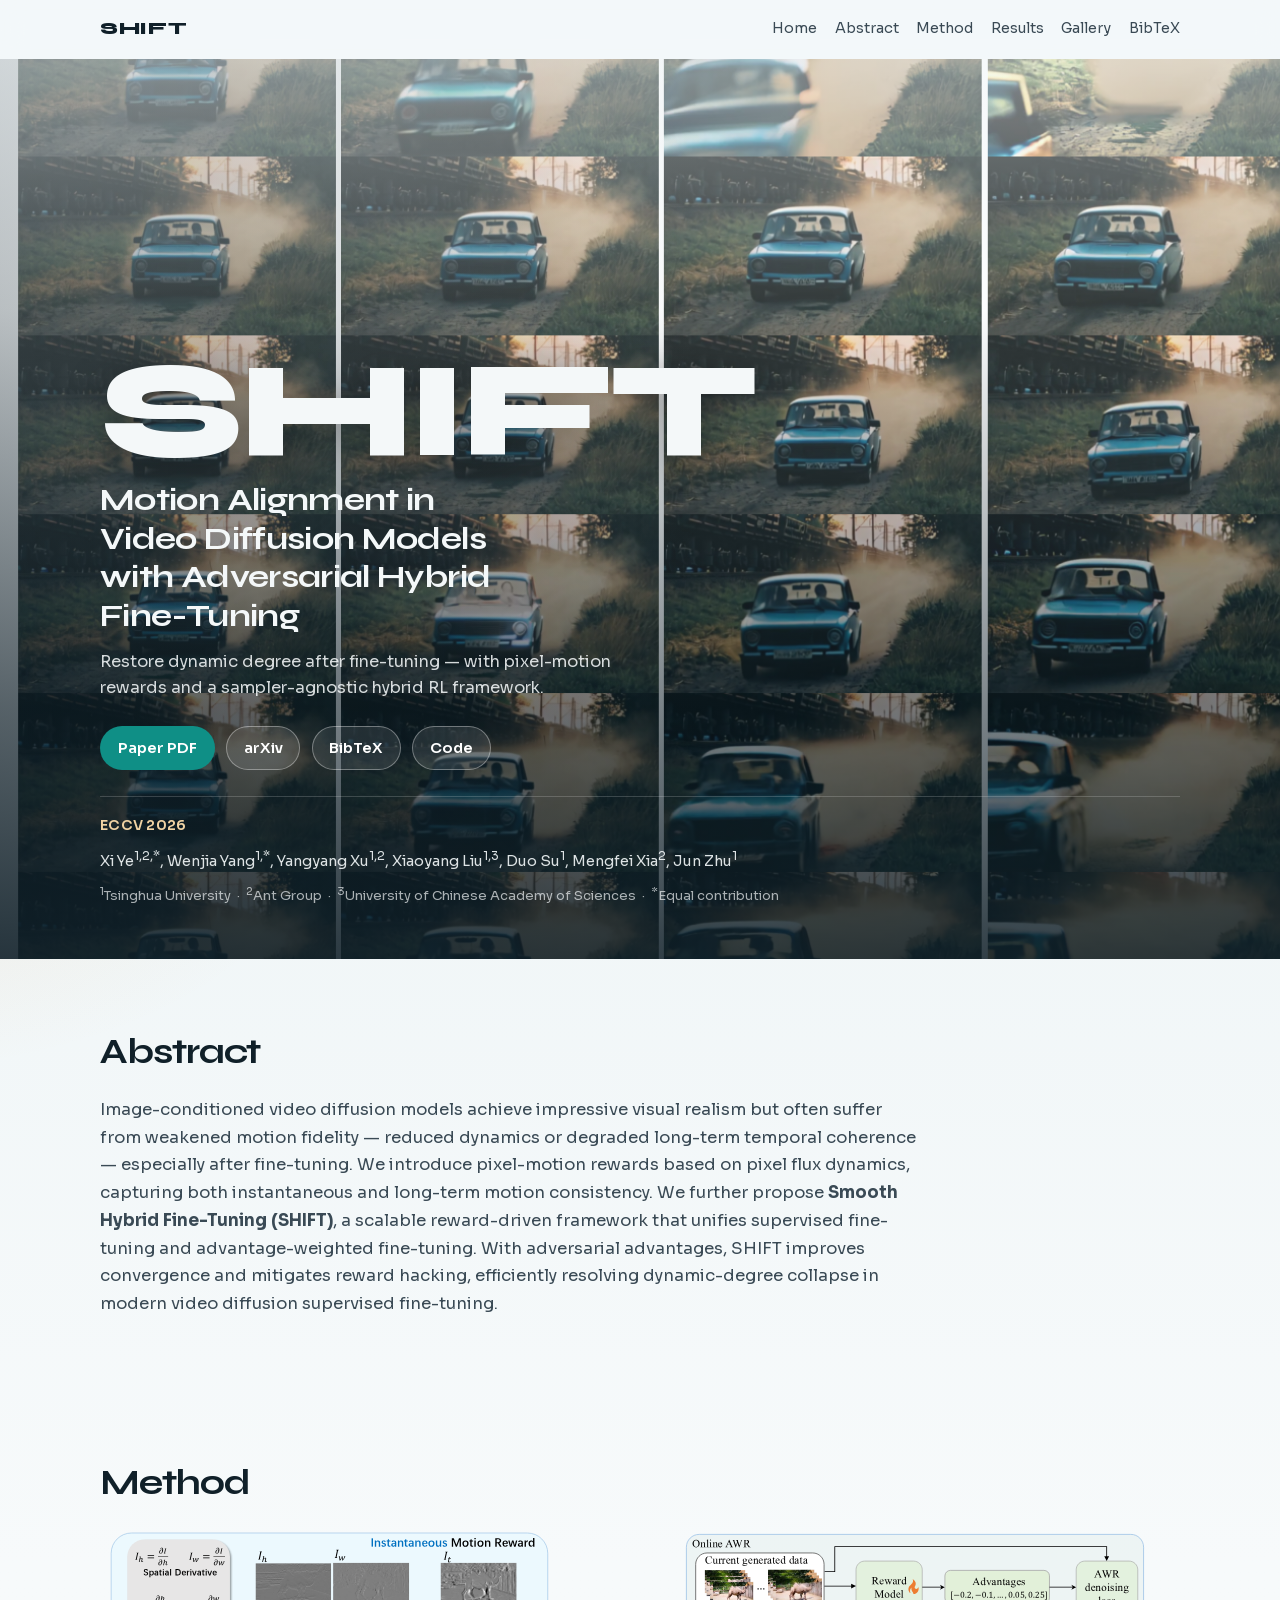
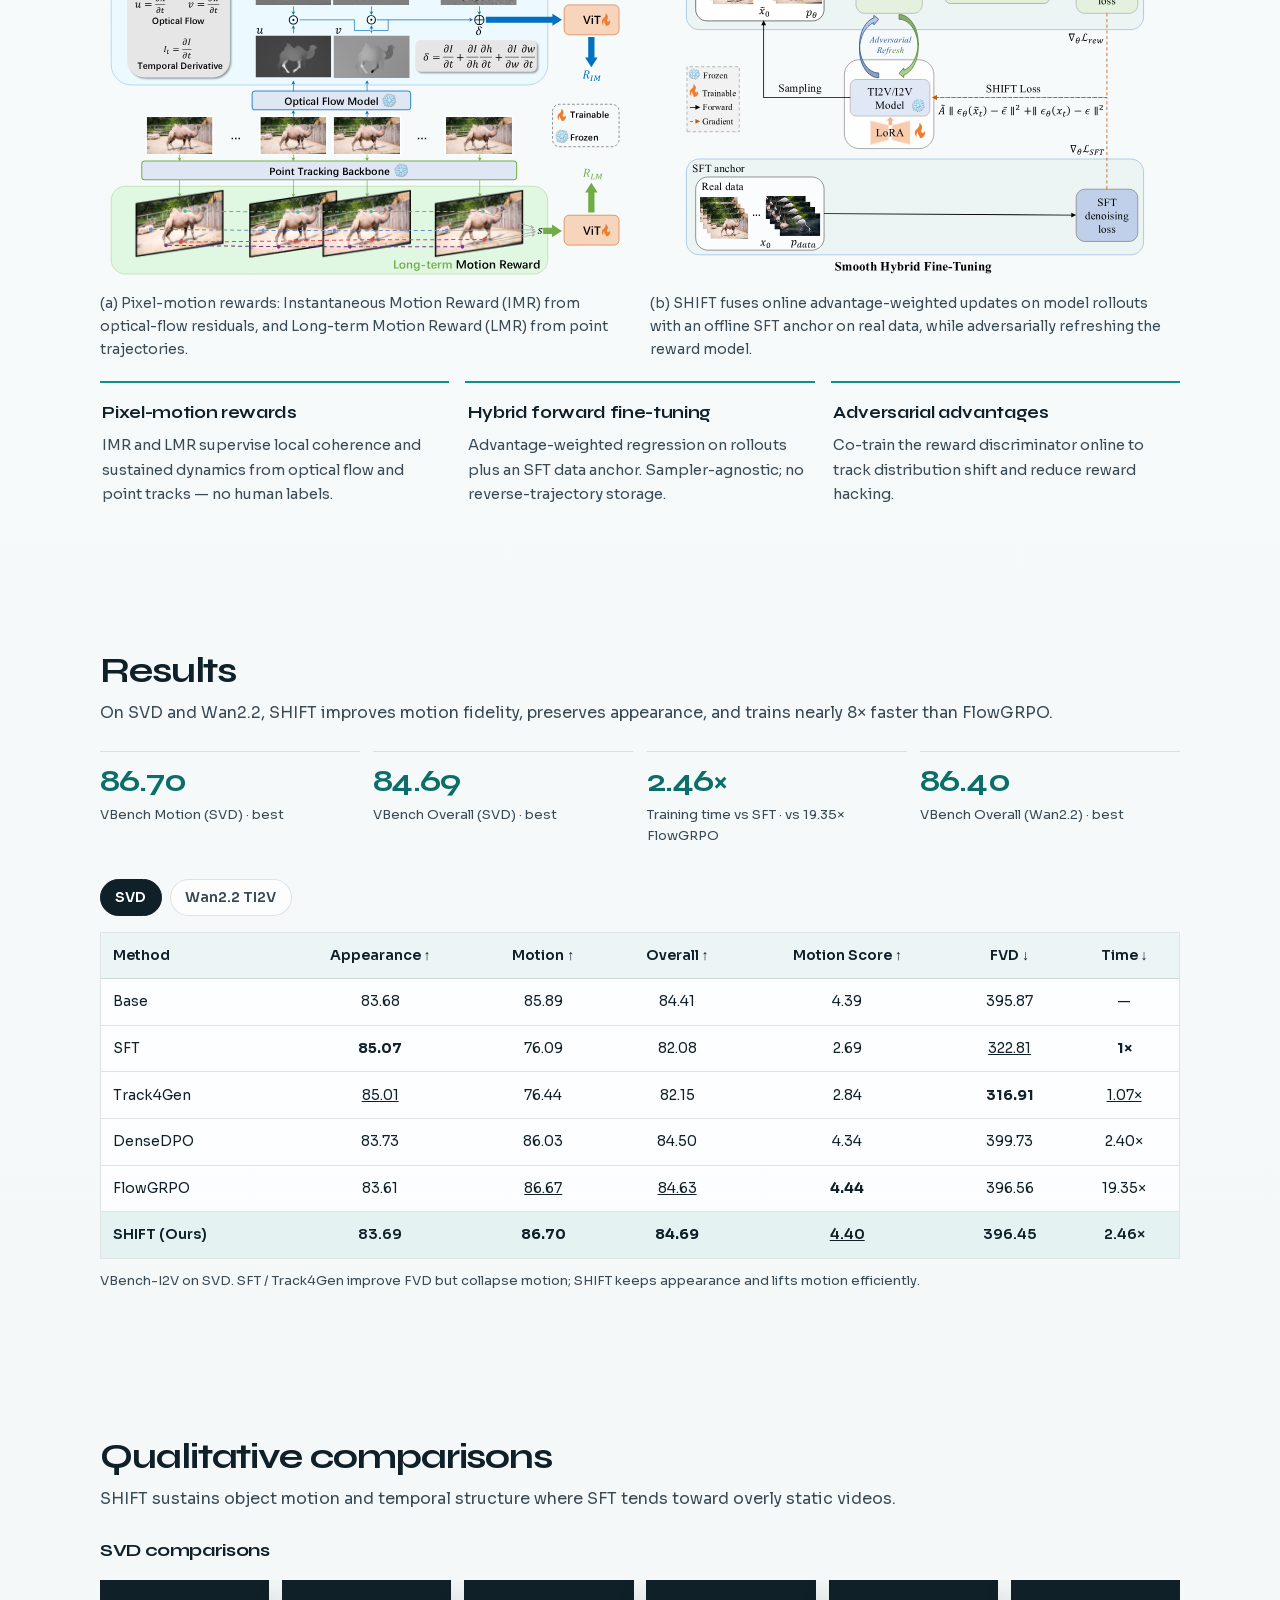
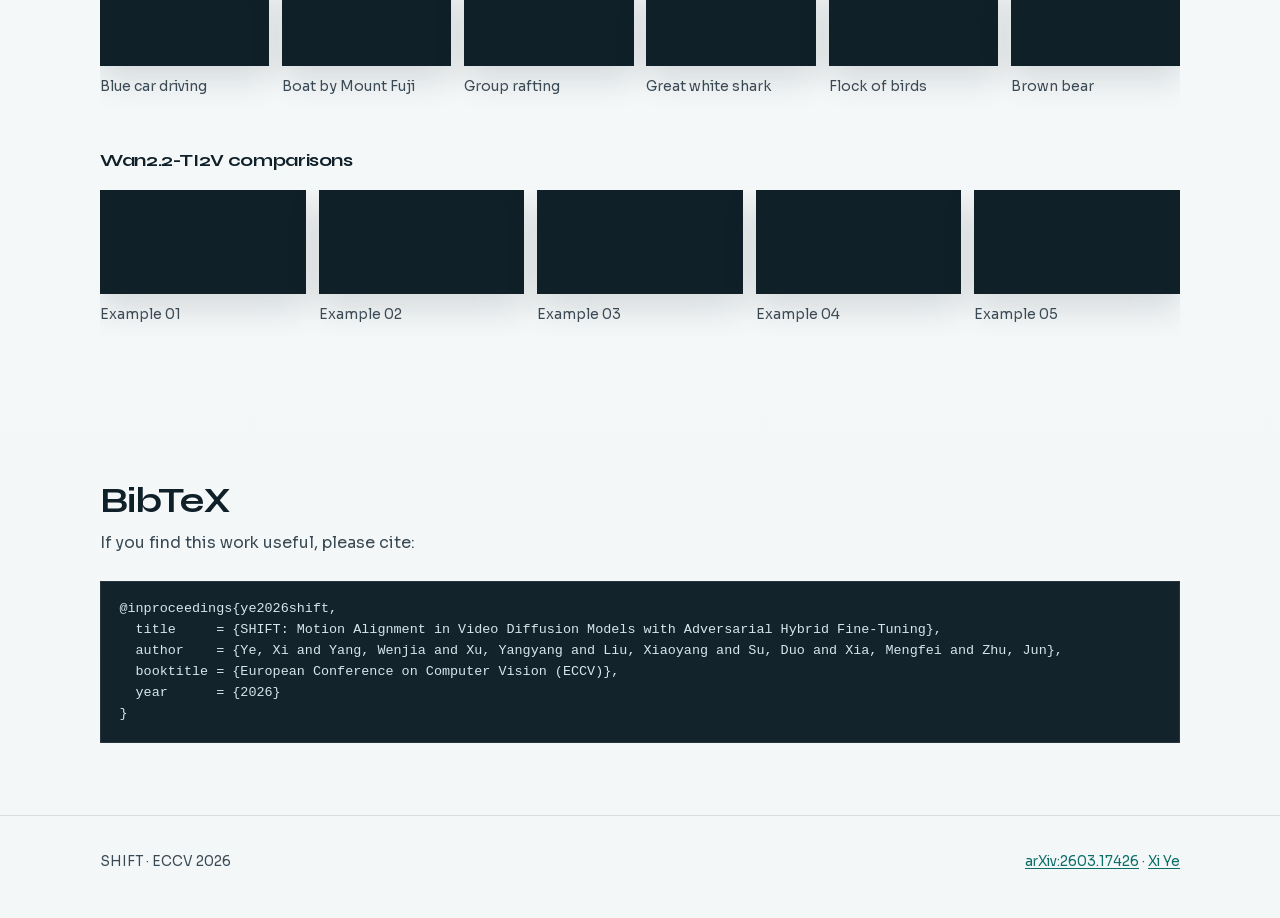
<file: projects/SHIFT/index.html>
<!DOCTYPE html>
<html lang="en">
<head>
  <meta charset="UTF-8" />
  <meta name="viewport" content="width=device-width, initial-scale=1" />
  <title>SHIFT — Motion Alignment in Video Diffusion Models</title>
  <meta name="description" content="SHIFT: Smooth Hybrid Fine-Tuning for motion alignment in video diffusion models. ECCV 2026." />
  <meta property="og:title" content="SHIFT — Motion Alignment in Video Diffusion Models" />
  <meta property="og:description" content="Pixel-motion rewards and Smooth Hybrid Fine-Tuning for restoring motion fidelity after video diffusion post-training." />
  <meta property="og:type" content="website" />
  <link rel="stylesheet" href="static/css/style.css?v=20260812" />
</head>
<body>
  <header class="site-nav">
    <div class="wrap">
      <a class="nav-brand" href="#top">SHIFT</a>
      <nav class="nav-links" aria-label="Section">
        <a href="../../">Home</a>
        <a href="#abstract">Abstract</a>
        <a href="#method">Method</a>
        <a href="#results">Results</a>
        <a href="#gallery">Gallery</a>
        <a href="#bibtex-section">BibTeX</a>
      </nav>
    </div>
  </header>

  <main id="top">
    <section class="hero" aria-label="Project introduction">
      <div class="hero-visual" aria-hidden="true">
        <img src="static/images/cmp-car.png" alt="" />
      </div>
      <div class="hero-content">
        <p class="hero-brand">SHIFT</p>
        <h1 class="hero-title">Motion Alignment in Video Diffusion Models with Adversarial Hybrid Fine-Tuning</h1>
        <p class="hero-lead">
          Restore dynamic degree after fine-tuning — with pixel-motion rewards and a sampler-agnostic hybrid RL framework.
        </p>
        <div class="cta-row">
          <a class="btn btn-primary" href="https://arxiv.org/pdf/2603.17426" target="_blank" rel="noopener">Paper PDF</a>
          <a class="btn btn-ghost" href="https://arxiv.org/abs/2603.17426" target="_blank" rel="noopener">arXiv</a>
          <a class="btn btn-ghost" href="#bibtex-section">BibTeX</a>
          <a class="btn btn-ghost" href="https://github.com/XiYe20/SHIFT" target="_blank" rel="noopener">Code</a>
        </div>
        <div class="meta-bar">
          <div class="venue">ECCV 2026</div>
          <p class="authors">
            Xi Ye<sup>1,2,*</sup>, Wenjia Yang<sup>1,*</sup>, Yangyang Xu<sup>1,2</sup>, Xiaoyang Liu<sup>1,3</sup>,
            Duo Su<sup>1</sup>, Mengfei Xia<sup>2</sup>, Jun Zhu<sup>1</sup>
          </p>
          <p class="affils">
            <sup>1</sup>Tsinghua University &nbsp;·&nbsp;
            <sup>2</sup>Ant Group &nbsp;·&nbsp;
            <sup>3</sup>University of Chinese Academy of Sciences &nbsp;·&nbsp;
            <sup>*</sup>Equal contribution
          </p>
        </div>
      </div>
    </section>

    <section id="abstract">
      <div class="wrap reveal">
        <div class="section-head">
          <h2>Abstract</h2>
        </div>
        <div class="abstract">
          <p>
            Image-conditioned video diffusion models achieve impressive visual realism but often suffer from weakened motion fidelity —
            reduced dynamics or degraded long-term temporal coherence — especially after fine-tuning. We introduce pixel-motion rewards
            based on pixel flux dynamics, capturing both instantaneous and long-term motion consistency. We further propose
            <strong>Smooth Hybrid Fine-Tuning (SHIFT)</strong>, a scalable reward-driven framework that unifies supervised fine-tuning
            and advantage-weighted fine-tuning. With adversarial advantages, SHIFT improves convergence and mitigates reward hacking,
            efficiently resolving dynamic-degree collapse in modern video diffusion supervised fine-tuning.
          </p>
        </div>
      </div>
    </section>

    <section id="method">
      <div class="wrap">
        <div class="section-head reveal">
          <h2>Method</h2>
        </div>

        <div class="method-grid">
          <figure class="method-figure reveal">
            <img src="static/images/method-reward-vector.svg" alt="Pixel-motion reward models: Instantaneous Motion Reward and Long-term Motion Reward" />
            <figcaption>
              (a) Pixel-motion rewards: Instantaneous Motion Reward (IMR) from optical-flow residuals, and Long-term Motion Reward (LMR) from point trajectories.
            </figcaption>
          </figure>

          <figure class="method-figure reveal">
            <img src="static/images/method-shift-vector.svg" alt="SHIFT Smooth Hybrid Fine-Tuning framework diagram" />
            <figcaption>
              (b) SHIFT fuses online advantage-weighted updates on model rollouts with an offline SFT anchor on real data, while adversarially refreshing the reward model.
            </figcaption>
          </figure>
        </div>

        <div class="pillars reveal">
          <article class="pillar">
            <h3>Pixel-motion rewards</h3>
            <p>IMR and LMR supervise local coherence and sustained dynamics from optical flow and point tracks — no human labels.</p>
          </article>
          <article class="pillar">
            <h3>Hybrid forward fine-tuning</h3>
            <p>Advantage-weighted regression on rollouts plus an SFT data anchor. Sampler-agnostic; no reverse-trajectory storage.</p>
          </article>
          <article class="pillar">
            <h3>Adversarial advantages</h3>
            <p>Co-train the reward discriminator online to track distribution shift and reduce reward hacking.</p>
          </article>
        </div>
      </div>
    </section>

    <section id="results">
      <div class="wrap">
        <div class="section-head reveal">
          <h2>Results</h2>
          <p class="results-summary">On SVD and Wan2.2, SHIFT improves motion fidelity, preserves appearance, and trains nearly 8× faster than FlowGRPO.</p>
        </div>

        <div class="metrics reveal">
          <div class="metric">
            <strong>86.70</strong>
            <span>VBench Motion (SVD) · best</span>
          </div>
          <div class="metric">
            <strong>84.69</strong>
            <span>VBench Overall (SVD) · best</span>
          </div>
          <div class="metric">
            <strong>2.46×</strong>
            <span>Training time vs SFT · vs 19.35× FlowGRPO</span>
          </div>
          <div class="metric">
            <strong>86.40</strong>
            <span>VBench Overall (Wan2.2) · best</span>
          </div>
        </div>

        <div class="reveal">
          <div class="tabs" role="tablist" aria-label="Result tables">
            <button class="tab is-active" type="button" data-panel="panel-svd">SVD</button>
            <button class="tab" type="button" data-panel="panel-wan">Wan2.2 TI2V</button>
          </div>

          <div id="panel-svd" class="panel">
            <div class="table-wrap">
              <table>
                <thead>
                  <tr>
                    <th>Method</th>
                    <th>Appearance ↑</th>
                    <th>Motion ↑</th>
                    <th>Overall ↑</th>
                    <th>Motion Score ↑</th>
                    <th>FVD ↓</th>
                    <th>Time ↓</th>
                  </tr>
                </thead>
                <tbody>
                  <tr>
                    <td>Base</td>
                    <td>83.68</td>
                    <td>85.89</td>
                    <td>84.41</td>
                    <td>4.39</td>
                    <td>395.87</td>
                    <td>—</td>
                  </tr>
                  <tr>
                    <td>SFT</td>
                    <td><strong>85.07</strong></td>
                    <td>76.09</td>
                    <td>82.08</td>
                    <td>2.69</td>
                    <td><u>322.81</u></td>
                    <td><strong>1×</strong></td>
                  </tr>
                  <tr>
                    <td>Track4Gen</td>
                    <td><u>85.01</u></td>
                    <td>76.44</td>
                    <td>82.15</td>
                    <td>2.84</td>
                    <td><strong>316.91</strong></td>
                    <td><u>1.07×</u></td>
                  </tr>
                  <tr>
                    <td>DenseDPO</td>
                    <td>83.73</td>
                    <td>86.03</td>
                    <td>84.50</td>
                    <td>4.34</td>
                    <td>399.73</td>
                    <td>2.40×</td>
                  </tr>
                  <tr>
                    <td>FlowGRPO</td>
                    <td>83.61</td>
                    <td><u>86.67</u></td>
                    <td><u>84.63</u></td>
                    <td><strong>4.44</strong></td>
                    <td>396.56</td>
                    <td>19.35×</td>
                  </tr>
                  <tr class="is-ours">
                    <td>SHIFT (Ours)</td>
                    <td>83.69</td>
                    <td><strong>86.70</strong></td>
                    <td><strong>84.69</strong></td>
                    <td><u>4.40</u></td>
                    <td>396.45</td>
                    <td>2.46×</td>
                  </tr>
                </tbody>
              </table>
            </div>
            <p class="table-note">VBench-I2V on SVD. SFT / Track4Gen improve FVD but collapse motion; SHIFT keeps appearance and lifts motion efficiently.</p>
          </div>

          <div id="panel-wan" class="panel" hidden>
            <div class="table-wrap">
              <table>
                <thead>
                  <tr>
                    <th>Method</th>
                    <th>Appearance ↑</th>
                    <th>Motion ↑</th>
                    <th>Overall ↑</th>
                    <th>Motion Score ↑</th>
                    <th>FVD ↓</th>
                  </tr>
                </thead>
                <tbody>
                  <tr>
                    <td>Base</td>
                    <td>86.29</td>
                    <td><u>86.25</u></td>
                    <td><u>86.27</u></td>
                    <td><strong>2.96</strong></td>
                    <td>284.68</td>
                  </tr>
                  <tr>
                    <td>SFT</td>
                    <td><strong>87.14</strong></td>
                    <td>83.34</td>
                    <td>85.87</td>
                    <td>1.94</td>
                    <td><strong>151.44</strong></td>
                  </tr>
                  <tr class="is-ours">
                    <td>SHIFT (Ours)</td>
                    <td><u>86.38</u></td>
                    <td><strong>86.45</strong></td>
                    <td><strong>86.40</strong></td>
                    <td><u>2.93</u></td>
                    <td><u>282.24</u></td>
                  </tr>
                </tbody>
              </table>
            </div>
            <p class="table-note">Wan2.2-TI2V on WISA-80K deformation subset. Same pattern: SFT trades motion for FVD; SHIFT balances both.</p>
          </div>
        </div>

      </div>
    </section>

    <section id="gallery">
      <div class="wrap">
        <div class="section-head reveal">
          <h2>Qualitative comparisons</h2>
          <p class="gallery-summary">SHIFT sustains object motion and temporal structure where SFT tends toward overly static videos.</p>
        </div>

        <div class="gallery">
          <div class="video-group reveal">
            <h3>SVD comparisons</h3>
            <div class="video-strip video-strip--svd" aria-label="SVD qualitative comparison videos">
              <figure class="video-card">
                <video autoplay muted loop playsinline preload="metadata" aria-label="SVD comparison of a blue car driving down a dirt road">
                  <source src="static/videos/svd/blue-car.mp4" type="video/mp4" />
                </video>
                <figcaption>Blue car driving</figcaption>
              </figure>
              <figure class="video-card">
                <video autoplay muted loop playsinline preload="metadata" aria-label="SVD comparison of a boat by a lake with Mount Fuji in the background">
                  <source src="static/videos/svd/boat-mt-fuji.mp4" type="video/mp4" />
                </video>
                <figcaption>Boat by Mount Fuji</figcaption>
              </figure>
              <figure class="video-card">
                <video autoplay muted loop playsinline preload="metadata" aria-label="SVD comparison of a group of people rafting">
                  <source src="static/videos/svd/rafting-group.mp4" type="video/mp4" />
                </video>
                <figcaption>Group rafting</figcaption>
              </figure>
              <figure class="video-card">
                <video autoplay muted loop playsinline preload="metadata" aria-label="SVD comparison of a great white shark swimming">
                  <source src="static/videos/svd/great-white-shark.mp4" type="video/mp4" />
                </video>
                <figcaption>Great white shark</figcaption>
              </figure>
              <figure class="video-card">
                <video autoplay muted loop playsinline preload="metadata" aria-label="SVD comparison of a flock of birds flying at sunset">
                  <source src="static/videos/svd/flock-of-birds.mp4" type="video/mp4" />
                </video>
                <figcaption>Flock of birds</figcaption>
              </figure>
              <figure class="video-card">
                <video autoplay muted loop playsinline preload="metadata" aria-label="SVD comparison of a brown bear catching a fish">
                  <source src="static/videos/svd/brown-bear.mp4" type="video/mp4" />
                </video>
                <figcaption>Brown bear</figcaption>
              </figure>
            </div>
          </div>

          <div class="video-group reveal">
            <h3>Wan2.2-TI2V comparisons</h3>
            <div class="video-strip video-strip--wan22" aria-label="Wan2.2-TI2V qualitative comparison videos">
              <figure class="video-card">
                <video autoplay muted loop playsinline preload="metadata" aria-label="Wan2.2-TI2V qualitative comparison example 1">
                  <source src="static/videos/wan22/example-01.mp4" type="video/mp4" />
                </video>
                <figcaption>Example 01</figcaption>
              </figure>
              <figure class="video-card">
                <video autoplay muted loop playsinline preload="metadata" aria-label="Wan2.2-TI2V qualitative comparison example 2">
                  <source src="static/videos/wan22/example-02.mp4" type="video/mp4" />
                </video>
                <figcaption>Example 02</figcaption>
              </figure>
              <figure class="video-card">
                <video autoplay muted loop playsinline preload="metadata" aria-label="Wan2.2-TI2V qualitative comparison example 3">
                  <source src="static/videos/wan22/example-03.mp4" type="video/mp4" />
                </video>
                <figcaption>Example 03</figcaption>
              </figure>
              <figure class="video-card">
                <video autoplay muted loop playsinline preload="metadata" aria-label="Wan2.2-TI2V qualitative comparison example 4">
                  <source src="static/videos/wan22/example-04.mp4" type="video/mp4" />
                </video>
                <figcaption>Example 04</figcaption>
              </figure>
              <figure class="video-card">
                <video autoplay muted loop playsinline preload="metadata" aria-label="Wan2.2-TI2V qualitative comparison example 5">
                  <source src="static/videos/wan22/example-05.mp4" type="video/mp4" />
                </video>
                <figcaption>Example 05</figcaption>
              </figure>
            </div>
          </div>
        </div>
      </div>
    </section>

    <section id="bibtex-section">
      <div class="wrap reveal">
        <div class="section-head">
          <h2>BibTeX</h2>
          <p>If you find this work useful, please cite:</p>
        </div>
        <div style="position: relative;">
          <button class="copy-btn" type="button">Copy</button>
          <pre class="bibtex" id="bibtex">@inproceedings{ye2026shift,
  title     = {SHIFT: Motion Alignment in Video Diffusion Models with Adversarial Hybrid Fine-Tuning},
  author    = {Ye, Xi and Yang, Wenjia and Xu, Yangyang and Liu, Xiaoyang and Su, Duo and Xia, Mengfei and Zhu, Jun},
  booktitle = {European Conference on Computer Vision (ECCV)},
  year      = {2026}
}</pre>
        </div>
      </div>
    </section>
  </main>

  <footer class="site-footer">
    <div class="wrap">
      <span>SHIFT · ECCV 2026</span>
      <span>
        <a href="https://arxiv.org/abs/2603.17426" target="_blank" rel="noopener">arXiv:2603.17426</a>
        · <a href="../../">Xi Ye</a>
      </span>
    </div>
  </footer>

  <script src="static/js/main.js?v=20260812"></script>
</body>
</html>
</file>
<file: css/style.css>
:root {
  --ink: #162128;
  --ink-soft: #52616a;
  --accent: #0b6472;
  --accent-soft: #e8f2f3;
  --paper: #fbfcfc;
  --line: #dce4e6;
  --max: 1020px;
  --serif: Georgia, "Times New Roman", serif;
  --sans: -apple-system, BlinkMacSystemFont, "Segoe UI", Helvetica, Arial, sans-serif;
}

*,
*::before,
*::after {
  box-sizing: border-box;
}

html {
  scroll-behavior: smooth;
  -webkit-text-size-adjust: 100%;
  text-size-adjust: 100%;
}

body {
  margin: 0;
  color: var(--ink);
  background:
    linear-gradient(90deg, rgba(11, 100, 114, 0.035) 1px, transparent 1px) 0 0 / 84px 84px,
    var(--paper);
  font-family: var(--sans);
  font-size: 16px;
  line-height: 1.65;
}

a {
  color: var(--accent);
  text-decoration-thickness: 1px;
  text-underline-offset: 0.18em;
}

a:hover {
  color: #084c56;
}

.page-shell {
  width: min(var(--max), calc(100% - 3rem));
  margin: 0 auto;
}

.site-header {
  padding: 5.8rem 0 3.5rem;
  border-bottom: 1px solid var(--line);
}

.intro-copy {
  max-width: none;
}

.identity-row {
  display: grid;
  grid-template-columns: minmax(0, 1fr) 160px;
  align-items: center;
  gap: 2rem;
}

.profile-portrait {
  width: 160px;
  aspect-ratio: 1;
  justify-self: end;
  margin: 0;
  overflow: hidden;
  border: 1px solid var(--line);
  border-radius: 24px;
  background: #fff;
  box-shadow: 0 10px 28px rgba(22, 33, 40, 0.12);
}

.profile-portrait img {
  display: block;
  width: 100%;
  height: 100%;
  object-fit: cover;
}

.opportunity-status {
  display: inline-flex;
  align-items: center;
  gap: 0.5rem;
  margin: 0;
  padding: 0.38rem 0.85rem;
  border: 1px solid rgba(11, 100, 114, 0.22);
  border-radius: 999px;
  background: var(--accent-soft);
  color: #174f58;
  font-size: 0.9rem;
  font-weight: 650;
  line-height: 1.4;
}

.opportunity-list {
  display: flex;
  flex-direction: column;
  align-items: flex-start;
  gap: 0.55rem;
  margin-top: 1.2rem;
}

.opportunity-status a {
  font-weight: 750;
}

.contact-link {
  position: relative;
}

.contact-link::before,
.contact-popover {
  position: absolute;
  z-index: 20;
  opacity: 0;
  pointer-events: none;
  visibility: hidden;
  transition: opacity 0.18s ease, transform 0.18s ease, visibility 0.18s ease;
}

.contact-link::before {
  top: calc(100% + 0.25rem);
  right: 0.75rem;
  border: 0.36rem solid transparent;
  border-bottom-color: var(--ink);
  content: "";
  transform: translateY(-0.18rem);
}

.contact-popover {
  top: calc(100% + 0.88rem);
  right: 0;
  display: grid;
  width: 14rem;
  max-width: 82vw;
  gap: 0.45rem;
  padding: 0.7rem;
  border-radius: 8px;
  background: var(--ink);
  box-shadow: 0 8px 20px rgba(22, 33, 40, 0.18);
  color: #fff;
  text-decoration: none;
  transform: translateY(-0.18rem);
}

.contact-email {
  font-size: 0.76rem;
  font-weight: 600;
  line-height: 1.4;
  overflow-wrap: anywhere;
}

.contact-phone {
  display: grid;
  gap: 0.08rem;
  font-size: 0.76rem;
  font-weight: 600;
  letter-spacing: 0.01em;
  line-height: 1.4;
  white-space: nowrap;
}

.wechat-label {
  color: #cbd7da;
  font-size: 0.68rem;
  font-weight: 700;
  letter-spacing: 0.08em;
  text-transform: uppercase;
}

.contact-popover img {
  display: block;
  width: 100%;
  aspect-ratio: 1;
  border-radius: 4px;
  background: #fff;
  object-fit: cover;
}

.contact-link:hover::before,
.contact-link:hover .contact-popover,
.contact-link:focus-visible::before,
.contact-link:focus-visible .contact-popover {
  opacity: 1;
  transform: translateY(0);
  visibility: visible;
}

.opportunity-status::before {
  flex: 0 0 auto;
  width: 0.45rem;
  height: 0.45rem;
  border-radius: 50%;
  background: var(--accent);
  content: "";
}

.eyebrow {
  margin: 0 0 0.75rem;
  color: var(--accent);
  font-size: 0.78rem;
  font-weight: 700;
  letter-spacing: 0.13em;
  text-transform: uppercase;
}

h1 {
  margin: 0;
  font-family: var(--serif);
  font-size: clamp(3.5rem, 10vw, 6.8rem);
  font-weight: 400;
  letter-spacing: -0.065em;
  line-height: 0.92;
}

.role {
  margin: 1.35rem 0 0;
  font-family: var(--serif);
  font-size: clamp(1.25rem, 2.8vw, 1.75rem);
  line-height: 1.35;
}

.role span {
  color: var(--accent);
  margin: 0 0.2em;
}

.affiliation {
  max-width: none;
  margin: 1rem 0 0;
  color: var(--ink-soft);
}

.profile-links {
  display: flex;
  flex-wrap: wrap;
  gap: 0.65rem;
  margin-top: 1.7rem;
}

.profile-links a,
.profile-email,
.paper-links a {
  display: inline-flex;
  align-items: center;
  min-height: 2.15rem;
  padding: 0.28rem 0.78rem;
  border: 1px solid var(--line);
  border-radius: 999px;
  background: rgba(255, 255, 255, 0.7);
  font-size: 0.84rem;
  font-weight: 650;
  text-decoration: none;
}

.profile-email {
  position: relative;
  color: var(--accent);
  font-family: inherit;
  cursor: default;
}

.profile-email-tooltip {
  position: absolute;
  bottom: calc(100% + 0.65rem);
  left: 50%;
  z-index: 20;
  padding: 0.42rem 0.65rem;
  border-radius: 6px;
  background: var(--ink);
  box-shadow: 0 7px 18px rgba(22, 33, 40, 0.18);
  color: #fff;
  font-size: 0.76rem;
  font-weight: 600;
  line-height: 1.3;
  opacity: 0;
  pointer-events: none;
  transform: translate(-50%, 0.2rem);
  transition: opacity 0.18s ease, transform 0.18s ease, visibility 0.18s ease;
  visibility: hidden;
  white-space: nowrap;
}

.profile-email-tooltip::after {
  position: absolute;
  top: 100%;
  left: 50%;
  border: 0.35rem solid transparent;
  border-top-color: var(--ink);
  content: "";
  transform: translateX(-50%);
}

.profile-email:hover .profile-email-tooltip,
.profile-email:focus-visible .profile-email-tooltip,
.profile-email.is-copied .profile-email-tooltip {
  opacity: 1;
  transform: translate(-50%, 0);
  visibility: visible;
}

.profile-links a:hover,
.profile-email:hover,
.paper-links a:hover {
  border-color: var(--accent);
  background: var(--accent-soft);
}

.section-nav {
  position: sticky;
  top: 0;
  z-index: 10;
  display: flex;
  gap: 1.3rem;
  overflow-x: auto;
  padding: 0.9rem 0;
  border-bottom: 1px solid var(--line);
  background: rgba(251, 252, 252, 0.92);
  backdrop-filter: blur(12px);
  scrollbar-width: none;
}

.section-nav::-webkit-scrollbar {
  display: none;
}

.section-nav a {
  flex: 0 0 auto;
  color: var(--ink-soft);
  font-size: 0.82rem;
  font-weight: 650;
  text-decoration: none;
}

.section-nav a:hover {
  color: var(--accent);
}

main > section {
  display: grid;
  grid-template-columns: 150px minmax(0, 1fr);
  gap: 2.5rem;
  padding: 4.4rem 0;
  border-bottom: 1px solid var(--line);
  scroll-margin-top: 3.5rem;
}

.section-heading p {
  margin: 0 0 0.25rem;
  color: var(--accent);
  font-size: 0.72rem;
  font-weight: 750;
  letter-spacing: 0.12em;
}

.section-heading h2 {
  margin: 0;
  font-family: var(--serif);
  font-size: 1.45rem;
  font-weight: 400;
  line-height: 1.15;
}

.section-content {
  min-width: 0;
}

.about-copy > p {
  max-width: 72ch;
  margin: 0 0 1rem;
  color: #34444c;
  font-size: 1.03rem;
}

.research-tags {
  display: flex;
  flex-wrap: wrap;
  gap: 0.5rem;
  padding: 0;
  margin: 1.5rem 0 0;
  list-style: none;
}

.research-tags li {
  padding: 0.28rem 0.7rem;
  border-radius: 999px;
  background: var(--accent-soft);
  color: #174f58;
  font-size: 0.78rem;
  font-weight: 650;
}

.news-list {
  padding: 0;
  margin: 0;
  list-style: none;
}

.news-list li {
  display: grid;
  grid-template-columns: 94px minmax(0, 1fr);
  gap: 1rem;
  padding: 0.7rem 0;
  border-bottom: 1px solid rgba(220, 228, 230, 0.7);
}

.news-list li:first-child {
  padding-top: 0;
}

.news-list li:last-child {
  border-bottom: 0;
}

.news-list time,
.timeline-date,
.pub-year {
  color: var(--ink-soft);
  font-size: 0.78rem;
  font-variant-numeric: tabular-nums;
  letter-spacing: 0.02em;
}

.timeline {
  display: grid;
  gap: 1.8rem;
}

.timeline article {
  display: grid;
  grid-template-columns: 145px minmax(0, 1fr);
  gap: 1.35rem;
}

.timeline h3 {
  margin: -0.2rem 0 0.15rem;
  font-family: var(--serif);
  font-size: 1.08rem;
  font-weight: 600;
  line-height: 1.35;
}

.timeline h3 span {
  color: var(--ink-soft);
  font-family: var(--sans);
  font-size: 0.74rem;
  font-weight: 500;
}

.timeline p {
  margin: 0.35rem 0 0;
  color: var(--ink-soft);
  font-size: 0.9rem;
}

.timeline .organization {
  margin-top: 0;
  color: var(--accent);
  font-size: 0.84rem;
  font-weight: 650;
}

.section-note {
  margin: 0 0 1.5rem;
  color: var(--ink-soft);
  font-size: 0.82rem;
}

.publication-list {
  display: grid;
}

.publication {
  display: grid;
  grid-template-columns: 186px minmax(0, 1fr);
  gap: 1.25rem;
  align-items: start;
  padding: 1.5rem 0;
  border-top: 1px solid var(--line);
}

.publication:last-child {
  border-bottom: 1px solid var(--line);
}

.pub-thumb {
  position: relative;
  display: grid;
  width: 100%;
  aspect-ratio: 4 / 3;
  place-items: center;
  overflow: hidden;
  border: 1px solid var(--line);
  border-radius: 7px;
  background: #fff;
  box-shadow: 0 7px 20px rgba(22, 33, 40, 0.08);
  text-decoration: none;
}

.pub-thumb img {
  display: block;
  width: 100%;
  height: 100%;
  object-fit: contain;
  transition: transform 0.25s ease;
}

a.pub-thumb:hover img {
  transform: scale(1.025);
}

.pub-placeholder {
  isolation: isolate;
  align-content: center;
  gap: 0.15rem;
  padding: 1rem;
  color: #285b63;
  background:
    radial-gradient(circle at 78% 22%, rgba(11, 100, 114, 0.17), transparent 32%),
    linear-gradient(135deg, #f3f8f8, #e3eef0);
  text-align: center;
}

.pub-placeholder::before,
.pub-placeholder::after {
  content: "";
  position: absolute;
  z-index: -1;
  border: 1px solid rgba(11, 100, 114, 0.15);
  border-radius: 50%;
}

.pub-placeholder::before {
  width: 92px;
  height: 92px;
  top: -38px;
  right: -22px;
}

.pub-placeholder::after {
  width: 62px;
  height: 62px;
  bottom: -30px;
  left: -18px;
}

.pub-placeholder span {
  font-family: var(--serif);
  font-size: 1.12rem;
  font-weight: 600;
  line-height: 1.1;
}

.pub-placeholder small {
  color: #678087;
  font-size: 0.6rem;
  font-weight: 650;
  letter-spacing: 0.08em;
  text-transform: uppercase;
}

.pub-year {
  margin: 0 0 0.3rem;
  color: var(--accent);
  font-weight: 750;
}

.publication h3 {
  margin: 0;
  font-family: var(--serif);
  font-size: 1.02rem;
  line-height: 1.42;
}

.publication h3 a {
  color: var(--ink);
  text-decoration: none;
}

.publication h3 a:hover {
  color: var(--accent);
}

.publication .authors,
.publication .venue {
  margin: 0.38rem 0 0;
  color: var(--ink-soft);
  font-size: 0.82rem;
  line-height: 1.5;
}

.publication .venue {
  color: #64737b;
  font-style: italic;
}

.paper-links {
  display: flex;
  flex-wrap: wrap;
  gap: 0.4rem;
  margin: 0.65rem 0 0;
}

.paper-links a {
  min-height: 1.7rem;
  padding: 0.12rem 0.55rem;
  font-size: 0.72rem;
}

.compact-timeline {
  gap: 1.35rem;
}

.education-list article {
  grid-template-columns: 1fr;
}

.education-list article > div {
  display: grid;
  grid-template-columns: auto minmax(0, 1fr) auto;
  align-items: baseline;
  gap: 0.65rem;
}

.education-list h3 {
  margin: 0;
}

.education-list .organization {
  margin: 0;
}

.education-list .education-date {
  margin: 0;
  color: var(--ink-soft);
  font-size: 0.78rem;
  font-variant-numeric: tabular-nums;
  letter-spacing: 0.02em;
  white-space: nowrap;
}

footer {
  display: flex;
  justify-content: space-between;
  gap: 1rem;
  padding: 2.5rem 0 4rem;
  color: var(--ink-soft);
  font-size: 0.78rem;
}

footer p {
  margin: 0;
}

@media (min-width: 900px) {
  .affiliation {
    white-space: nowrap;
  }
}

@media (max-width: 760px) {
  .page-shell {
    width: min(var(--max), calc(100% - 2rem));
  }

  .site-header {
    padding: 4rem 0 2.7rem;
  }

  .identity-row {
    grid-template-columns: minmax(0, 1fr) 112px;
    gap: 1rem;
  }

  .profile-portrait {
    width: 112px;
    border-radius: 18px;
  }

  main > section {
    grid-template-columns: 1fr;
    gap: 1.4rem;
    padding: 3.2rem 0;
  }

  .section-heading {
    display: flex;
    align-items: baseline;
    gap: 0.65rem;
  }

  .timeline article {
    grid-template-columns: 1fr;
    gap: 0.3rem;
  }

}

@media (max-width: 480px) {
  h1 {
    font-size: 3.6rem;
  }

  .news-list li {
    grid-template-columns: 1fr;
    gap: 0.15rem;
  }

  .publication {
    grid-template-columns: 1fr;
    gap: 0.9rem;
  }

  .pub-thumb {
    max-width: 280px;
  }

  footer {
    flex-direction: column;
  }
}

@media (prefers-reduced-motion: reduce) {
  html {
    scroll-behavior: auto;
  }
}
</file>
<file: projects/GibbsLens/static/css/style.css>
@font-face {
  font-family: "Sora";
  font-style: normal;
  font-weight: 400;
  font-display: swap;
  src: url("../fonts/sora-latin.woff2") format("woff2");
}

@font-face {
  font-family: "Sora";
  font-style: normal;
  font-weight: 500;
  font-display: swap;
  src: url("../fonts/sora-latin.woff2") format("woff2");
}

@font-face {
  font-family: "Sora";
  font-style: normal;
  font-weight: 600;
  font-display: swap;
  src: url("../fonts/sora-latin.woff2") format("woff2");
}

@font-face {
  font-family: "Sora";
  font-style: normal;
  font-weight: 700;
  font-display: swap;
  src: url("../fonts/sora-latin.woff2") format("woff2");
}

@font-face {
  font-family: "Syne";
  font-style: normal;
  font-weight: 700;
  font-display: swap;
  src: url("../fonts/syne-latin.woff2") format("woff2");
}

@font-face {
  font-family: "Syne";
  font-style: normal;
  font-weight: 800;
  font-display: swap;
  src: url("../fonts/syne-latin.woff2") format("woff2");
}

:root {
  --ink: #102029;
  --ink-soft: #3a4a55;
  --mist: #eef4f6;
  --paper: #f7fafb;
  --line: rgba(16, 32, 41, 0.12);
  --teal: #0f8f86;
  --teal-deep: #0b6e68;
  --amber: #d9892b;
  --glow: rgba(15, 143, 134, 0.18);
  --shadow: 0 24px 60px rgba(16, 32, 41, 0.12);
  --max: 1080px;
  --font-display: "Syne", sans-serif;
  --font-body: "Sora", sans-serif;
}

*,
*::before,
*::after {
  box-sizing: border-box;
}

html {
  scroll-behavior: smooth;
  -webkit-text-size-adjust: 100%;
  text-size-adjust: 100%;
}

body {
  margin: 0;
  color: var(--ink);
  font-family: var(--font-body);
  font-size: 16px;
  line-height: 1.65;
  background:
    radial-gradient(1200px 600px at 80% -10%, rgba(15, 143, 134, 0.16), transparent 55%),
    radial-gradient(900px 500px at -10% 20%, rgba(217, 137, 43, 0.1), transparent 50%),
    linear-gradient(180deg, #e8f1f3 0%, var(--paper) 38%, #f4f7f8 100%);
  overflow-x: hidden;
}

body::before {
  content: "";
  position: fixed;
  inset: 0;
  pointer-events: none;
  z-index: 0;
  opacity: 0.35;
  background-image:
    linear-gradient(115deg, transparent 0 46%, rgba(15, 143, 134, 0.05) 46% 47%, transparent 47% 100%),
    linear-gradient(155deg, transparent 0 62%, rgba(16, 32, 41, 0.04) 62% 63%, transparent 63% 100%);
  background-size: 140px 140px, 180px 180px;
  mask-image: linear-gradient(180deg, rgba(0, 0, 0, 0.8), transparent 85%);
}

img {
  max-width: 100%;
  height: auto;
  display: block;
}

a {
  color: var(--teal-deep);
  text-decoration-thickness: 1px;
  text-underline-offset: 0.18em;
}

a:hover {
  color: var(--teal);
}

.wrap {
  width: min(var(--max), calc(100% - 2.5rem));
  margin-inline: auto;
  position: relative;
  z-index: 1;
}

.site-nav {
  position: sticky;
  top: 0;
  z-index: 20;
  backdrop-filter: blur(14px);
  background: rgba(247, 250, 251, 0.78);
  border-bottom: 1px solid transparent;
  transition: border-color 0.3s ease, background 0.3s ease;
}

.site-nav.is-scrolled {
  border-bottom-color: var(--line);
  background: rgba(247, 250, 251, 0.92);
}

.site-nav .wrap {
  display: flex;
  align-items: center;
  justify-content: space-between;
  min-height: 3.6rem;
  gap: 1rem;
}

.nav-brand {
  font-family: var(--font-display);
  font-weight: 800;
  letter-spacing: 0.04em;
  color: var(--ink);
  text-decoration: none;
  font-size: 1.05rem;
}

.nav-links {
  display: flex;
  gap: 1.1rem;
  flex-wrap: wrap;
  font-size: 0.9rem;
}

.nav-links a {
  color: var(--ink-soft);
  text-decoration: none;
}

.nav-links a:hover {
  color: var(--teal-deep);
}

/* Hero: one composition */
.hero {
  position: relative;
  min-height: 100svh;
  display: grid;
  align-items: end;
  padding: 5.5rem 0 0;
  isolation: isolate;
}

.hero-visual {
  position: absolute;
  inset: 0;
  z-index: -1;
  overflow: hidden;
}

.hero-visual video {
  display: block;
  width: 100%;
  height: 100%;
  object-fit: cover;
  object-position: center 42%;
  filter: saturate(0.92) contrast(1.02);
}

.hero-visual::after {
  content: "";
  position: absolute;
  inset: 0;
  background:
    linear-gradient(180deg, rgba(238, 244, 246, 0.55) 0%, rgba(238, 244, 246, 0.2) 28%, rgba(16, 32, 41, 0.55) 72%, rgba(16, 32, 41, 0.86) 100%),
    linear-gradient(90deg, rgba(16, 32, 41, 0.35), transparent 55%);
}

.hero-content {
  width: min(var(--max), calc(100% - 2.5rem));
  margin: 0 auto;
  padding: 0 0 3.2rem;
  color: #f4f8f9;
}

.hero-brand {
  margin: 0 0 0.55rem;
  font-family: var(--font-display);
  font-weight: 800;
  font-size: clamp(4.2rem, 12vw, 8.5rem);
  line-height: 0.9;
  letter-spacing: -0.04em;
  text-shadow: 0 10px 40px rgba(0, 0, 0, 0.35);
  animation: riseIn 0.9s ease both;
}

.hero-title {
  margin: 0 0 0.85rem;
  max-width: 18ch;
  font-family: var(--font-display);
  font-weight: 700;
  font-size: clamp(1.35rem, 2.8vw, 2rem);
  line-height: 1.2;
  letter-spacing: -0.02em;
  animation: riseIn 0.9s ease 0.1s both;
}

.hero-lead {
  margin: 0 0 1.5rem;
  max-width: 46ch;
  color: rgba(244, 248, 249, 0.86);
  font-size: 1.02rem;
  animation: riseIn 0.9s ease 0.18s both;
}

.cta-row {
  display: flex;
  flex-wrap: wrap;
  gap: 0.7rem;
  animation: riseIn 0.9s ease 0.26s both;
}

.btn {
  display: inline-flex;
  align-items: center;
  justify-content: center;
  gap: 0.4rem;
  min-height: 2.7rem;
  padding: 0.55rem 1.05rem;
  border-radius: 999px;
  border: 1px solid transparent;
  font-family: var(--font-body);
  font-size: 0.92rem;
  font-weight: 600;
  text-decoration: none;
  transition: transform 0.2s ease, background 0.2s ease, border-color 0.2s ease;
}

.btn:hover {
  transform: translateY(-1px);
}

.btn-primary {
  background: var(--teal);
  color: #fff;
}

.btn-primary:hover {
  background: var(--teal-deep);
  color: #fff;
}

.btn-ghost {
  background: rgba(255, 255, 255, 0.1);
  border-color: rgba(255, 255, 255, 0.35);
  color: #fff;
  backdrop-filter: blur(8px);
}

.btn-ghost:hover {
  background: rgba(255, 255, 255, 0.18);
  color: #fff;
}

.meta-bar {
  margin-top: 1.6rem;
  padding-top: 1.1rem;
  border-top: 1px solid rgba(255, 255, 255, 0.18);
  display: grid;
  gap: 0.55rem;
  animation: riseIn 0.9s ease 0.34s both;
}

.venue {
  display: inline-flex;
  align-items: center;
  gap: 0.45rem;
  color: #f0d3a4;
  font-size: 0.88rem;
  font-weight: 600;
  letter-spacing: 0.02em;
}

.authors {
  margin: 0;
  color: rgba(244, 248, 249, 0.9);
  font-size: 0.92rem;
}

.affils {
  margin: 0;
  color: rgba(244, 248, 249, 0.68);
  font-size: 0.82rem;
}

section {
  padding: 4.5rem 0;
  position: relative;
  z-index: 1;
}

.section-head {
  margin-bottom: 1.5rem;
}

.section-head h2 {
  margin: 0 0 0.55rem;
  font-family: var(--font-display);
  font-size: clamp(1.7rem, 3vw, 2.25rem);
  letter-spacing: -0.03em;
  line-height: 1.15;
}

.section-head p {
  margin: 0;
  max-width: 62ch;
  color: var(--ink-soft);
}

.section-head .results-summary,
.section-head .gallery-summary {
  max-width: none;
  white-space: nowrap;
}

.abstract {
  font-size: 1.05rem;
  color: var(--ink-soft);
}

.abstract p {
  margin: 0;
  max-width: 68ch;
}

.method-grid {
  display: grid;
  grid-template-columns: repeat(2, minmax(0, 1fr));
  gap: 1.25rem;
  align-items: start;
}

.method-figure {
  margin: 0;
}

.method-figure img {
  width: 100%;
  aspect-ratio: 3 / 2;
  object-fit: contain;
  background: transparent;
}

.method-figure figcaption,
.gallery figure figcaption,
.results-figure figcaption {
  margin-top: 0.7rem;
  color: var(--ink-soft);
  font-size: 0.88rem;
}

.pillars {
  display: grid;
  grid-template-columns: repeat(3, 1fr);
  gap: 1rem;
  margin-top: 1.25rem;
}

.pillar {
  padding: 1rem 0.15rem 0;
  border-top: 2px solid var(--teal);
}

.pillar h3 {
  margin: 0 0 0.4rem;
  font-family: var(--font-display);
  font-size: 1.05rem;
  letter-spacing: -0.02em;
}

.pillar p {
  margin: 0;
  color: var(--ink-soft);
  font-size: 0.92rem;
}

.metrics {
  display: grid;
  grid-template-columns: repeat(4, 1fr);
  gap: 0.85rem;
  margin: 1.5rem 0 2rem;
}

.metric {
  padding: 0.85rem 0 0;
  border-top: 1px solid var(--line);
}

.metric strong {
  display: block;
  font-family: var(--font-display);
  font-size: clamp(1.4rem, 2.5vw, 1.9rem);
  letter-spacing: -0.03em;
  color: var(--teal-deep);
  line-height: 1.1;
}

.metric span {
  display: block;
  margin-top: 0.3rem;
  color: var(--ink-soft);
  font-size: 0.82rem;
}

.table-wrap {
  overflow-x: auto;
  border: 1px solid var(--line);
  background: rgba(255, 255, 255, 0.72);
}

table {
  width: 100%;
  border-collapse: collapse;
  min-width: 680px;
  font-size: 0.88rem;
}

th,
td {
  padding: 0.7rem 0.75rem;
  text-align: center;
  border-bottom: 1px solid var(--line);
}

th:first-child,
td:first-child {
  text-align: left;
}

thead th {
  background: rgba(15, 143, 134, 0.08);
  font-weight: 600;
}

tbody tr:last-child td {
  border-bottom: 0;
}

tbody tr.is-ours {
  background: rgba(15, 143, 134, 0.1);
  font-weight: 600;
}

.table-note {
  margin: 0.7rem 0 0;
  color: var(--ink-soft);
  font-size: 0.82rem;
}

.gallery {
  display: grid;
  gap: 2.4rem;
}

.video-group h3 {
  margin: 0 0 0.9rem;
  font-family: var(--font-display);
  font-size: 1.12rem;
  letter-spacing: -0.02em;
}

.video-strip {
  display: grid;
  grid-auto-flow: column;
  gap: 0.8rem;
  overflow-x: auto;
  padding: 0 0 0.7rem;
  overscroll-behavior-inline: contain;
  scroll-snap-type: inline proximity;
  scrollbar-color: rgba(15, 143, 134, 0.45) transparent;
  scrollbar-width: thin;
}

.video-strip--svd {
  grid-auto-columns: minmax(164px, 1fr);
}

.video-strip--wan22 {
  grid-auto-columns: minmax(200px, 1fr);
}

.video-card {
  margin: 0;
  min-width: 0;
  scroll-snap-align: start;
}

.video-card video {
  display: block;
  width: 100%;
  height: auto;
  background: var(--ink);
  border: 1px solid var(--line);
  box-shadow: 0 14px 32px rgba(16, 32, 41, 0.14);
}

.video-card figcaption {
  margin-top: 0.5rem;
  color: var(--ink-soft);
  font-size: 0.78rem;
  line-height: 1.4;
}

.results-figure img {
  width: 100%;
  background: #fff;
  border: 1px solid var(--line);
  box-shadow: var(--shadow);
}

.tabs {
  display: flex;
  flex-wrap: wrap;
  gap: 0.5rem;
  margin-bottom: 1rem;
}

.tab {
  border: 1px solid var(--line);
  background: rgba(255, 255, 255, 0.65);
  color: var(--ink-soft);
  min-height: 2.3rem;
  padding: 0.35rem 0.9rem;
  border-radius: 999px;
  font: inherit;
  font-size: 0.88rem;
  font-weight: 600;
  cursor: pointer;
  transition: background 0.2s ease, color 0.2s ease, border-color 0.2s ease;
}

.tab.is-active,
.tab:hover {
  background: var(--ink);
  border-color: var(--ink);
  color: #fff;
}

.panel[hidden] {
  display: none;
}

.bibtex {
  position: relative;
  margin: 0;
  padding: 1.1rem 1.15rem;
  overflow-x: auto;
  background: #13232c;
  color: #d7e6ea;
  border: 1px solid rgba(255, 255, 255, 0.08);
  font-size: 0.84rem;
  line-height: 1.55;
}

.copy-btn {
  position: absolute;
  top: 0.7rem;
  right: 0.7rem;
  border: 1px solid rgba(255, 255, 255, 0.2);
  background: rgba(255, 255, 255, 0.08);
  color: #fff;
  border-radius: 999px;
  min-height: 2rem;
  padding: 0.25rem 0.75rem;
  font: inherit;
  font-size: 0.78rem;
  cursor: pointer;
}

.copy-btn:hover {
  background: rgba(255, 255, 255, 0.16);
}

.site-footer {
  padding: 2.2rem 0 2.8rem;
  border-top: 1px solid var(--line);
  color: var(--ink-soft);
  font-size: 0.85rem;
}

.site-footer .wrap {
  display: flex;
  justify-content: space-between;
  gap: 1rem;
  flex-wrap: wrap;
}

.reveal {
  opacity: 0;
  transform: translateY(18px);
  transition: opacity 0.7s ease, transform 0.7s ease;
}

.reveal.is-visible {
  opacity: 1;
  transform: none;
}

@keyframes riseIn {
  from {
    opacity: 0;
    transform: translateY(22px);
  }
  to {
    opacity: 1;
    transform: none;
  }
}

@keyframes heroDrift {
  from {
    transform: scale(1.04) translate3d(0, 0, 0);
  }
  to {
    transform: scale(1.08) translate3d(-1.2%, -1%, 0);
  }
}

@media (max-width: 960px) {
  .section-head .results-summary,
  .section-head .gallery-summary {
    white-space: normal;
  }

  .method-grid {
    grid-template-columns: 1fr;
  }
}

@media (max-width: 860px) {
  .pillars,
  .metrics {
    grid-template-columns: 1fr 1fr;
  }

  .hero {
    min-height: auto;
    padding-top: 4.5rem;
  }

  .hero-visual {
    position: relative;
    min-height: 48vh;
  }

  .hero-visual::after {
    background:
      linear-gradient(180deg, rgba(238, 244, 246, 0.15) 0%, rgba(16, 32, 41, 0.72) 70%, rgba(16, 32, 41, 0.92) 100%);
  }

  .hero-content {
    margin-top: -7rem;
    padding-bottom: 2.4rem;
  }
}

@media (max-width: 620px) {
  .wrap,
  .hero-content {
    width: min(var(--max), calc(100% - 1.5rem));
  }

  .nav-links {
    display: none;
  }

  .pillars,
  .metrics {
    grid-template-columns: 1fr;
  }

  .hero-brand {
    font-size: clamp(3.4rem, 18vw, 5rem);
  }

  section {
    padding: 3.2rem 0;
  }
}

@media (prefers-reduced-motion: reduce) {
  html {
    scroll-behavior: auto;
  }

  *,
  *::before,
  *::after {
    animation: none !important;
    transition: none !important;
  }

  .reveal {
    opacity: 1;
    transform: none;
  }
}

/* GibbsLens: retain SHIFT's visual language and adapt it to camera control. */
[hidden] { display: none !important; }
section[id] { scroll-margin-top: 5rem; }
:focus-visible { outline: 3px solid var(--amber); outline-offset: 4px; }
.sr-only {
  position: absolute;
  width: 1px;
  height: 1px;
  padding: 0;
  margin: -1px;
  overflow: hidden;
  clip-path: inset(50%);
  white-space: nowrap;
  border: 0;
}
.skip-link {
  position: fixed;
  top: 0.5rem;
  left: 1rem;
  z-index: 100;
  padding: 0.5rem 1rem;
  background: white;
  transform: translateY(-160%);
}
.skip-link:focus { transform: none; }
.hero { min-height: calc(100svh - 3.6rem); background: #13232c; }
.hero-visual { z-index: 0; }
.hero-motion-toggle {
  position: absolute;
  right: 1rem;
  bottom: 0.75rem;
  z-index: 2;
  padding: 0.4rem 0.75rem;
  border: 1px solid rgba(255, 255, 255, 0.35);
  border-radius: 999px;
  background: rgba(16, 32, 41, 0.65);
  color: #fff;
  font: inherit;
  font-size: 0.72rem;
  cursor: pointer;
}
.hero-motion-toggle:hover { background: var(--ink); }
.hero-visual::after {
  background: linear-gradient(180deg, rgba(16, 32, 41, 0.08), rgba(16, 32, 41, 0.48) 32%, rgba(16, 32, 41, 0.96)),
    linear-gradient(90deg, rgba(16, 32, 41, 0.4), transparent 85%);
}
.hero-content { position: relative; z-index: 1; }
.hero-brand { font-size: clamp(3.5rem, 11vw, 8rem); }
.hero-title { max-width: 35ch; text-wrap: balance; }
.hero-lead { max-width: 55ch; }
.authors a { color: inherit; }
.affils { color: rgba(244, 248, 249, 0.8); }
.abstract p { max-width: none; }
.section-head .results-summary { white-space: normal; }
.method-steps { margin-top: 2rem; gap: 2rem; }
.step-number { display: block; margin-bottom: 0.6rem; color: var(--teal-deep); font-size: 0.76rem; font-weight: 600; }
.method-wide { margin-top: 2.8rem; }
.method-wide img { aspect-ratio: auto; }
.method-evidence { margin-top: 2.5rem; gap: 2rem; align-items: start; }
.method-evidence img { height: 255px; aspect-ratio: auto; object-fit: contain; }
.method-figure a { display: block; background: #fff; padding: 0.65rem; border: 1px solid var(--line); }
table { font-variant-numeric: tabular-nums; }
th, td { white-space: nowrap; padding: 0.75rem 0.65rem; }
tbody th { font-weight: 400; }
tbody .is-ours th { font-weight: 600; }
tbody tr:last-child th { border-bottom: 0; }
.group-start > * { border-top: 2px solid var(--line); }
.ablation { margin-top: 2rem; border-block: 1px solid var(--line); padding: 1rem 0; }
.ablation summary { cursor: pointer; font-weight: 600; color: var(--teal-deep); }
.ablation[open] summary { margin-bottom: 1rem; }
.gallery-controls { display: flex; align-items: end; gap: 1rem; flex-wrap: wrap; margin-bottom: 1.3rem; }
.gallery-controls label { display: grid; gap: 0.35rem; color: var(--ink-soft); font-size: 0.78rem; }
select {
  min-height: 2.8rem;
  min-width: 215px;
  max-width: 100%;
  padding: 0.55rem 2rem 0.55rem 0.8rem;
  color: var(--ink);
  font: inherit;
  font-size: 0.88rem;
  background: rgba(255, 255, 255, 0.85);
  border: 1px solid var(--line);
  border-radius: 4px;
}
.gallery-status { margin: 0 0 0.65rem auto; color: var(--teal-deep); font-size: 0.78rem; }
.comparison-grid { display: grid; grid-template-columns: repeat(3, minmax(0, 1fr)); gap: 1rem; }
.comparison-grid .video-card figcaption { margin: 0 0 0.6rem; font-size: 0.88rem; font-weight: 600; }
.comparison-grid figcaption span { display: block; color: var(--ink-soft); font-size: 0.71rem; font-weight: 400; }
.comparison-grid .video-card:first-child figcaption::after { content: "Original reference"; display: block; color: var(--ink-soft); font-size: 0.71rem; font-weight: 400; }
.video-card--ours figcaption { color: var(--teal-deep); }
.comparison-grid video { aspect-ratio: 16 / 9; box-shadow: none; object-fit: contain; }
.video-card--ours video { outline: 2px solid var(--teal); outline-offset: -2px; }
.playback-controls { display: flex; align-items: center; gap: 0.6rem; margin-top: 1.1rem; flex-wrap: wrap; }
.playback-controls .tab { margin: 0; min-height: 2.6rem; }
#video-progress { flex: 1; min-width: 120px; accent-color: var(--teal); cursor: pointer; }
#video-time { color: var(--ink-soft); font-size: 0.75rem; font-variant-numeric: tabular-nums; min-width: 5.6rem; text-align: right; }
.qualitative-figures { margin-top: 3rem; display: grid; gap: 2.5rem; }
.results-figure { margin: 0; }
.results-figure img { box-shadow: none; }
.limitation { margin: 2rem 0 0; padding-left: 1rem; border-left: 2px solid var(--amber); font-size: 0.88rem; color: var(--ink-soft); }
.citation-block { position: relative; }
.bibtex { padding-top: 3.5rem; }
.copy-btn { z-index: 1; }
.reveal { opacity: 1; transform: none; }
.motion-ready .reveal:not(.is-visible) { opacity: 0; transform: translateY(18px); }

@media (max-width: 960px) {
  .method-grid { grid-template-columns: 1fr 1fr; }
  .method-evidence img { height: 210px; }
  .gallery-status { width: 100%; margin: 0; }
}
@media (max-width: 860px) {
  .hero { min-height: calc(100svh - 3.6rem); padding-top: 5rem; }
  .hero-visual { position: absolute; min-height: 0; }
  .hero-content { margin-top: 0; }
  .pillars { grid-template-columns: 1fr; gap: 1.3rem; }
  .comparison-grid { gap: 0.65rem; }
}
@media (max-width: 620px) {
  section[id] { scroll-margin-top: 7rem; }
  .site-nav .wrap { display: block; padding-block: 0.55rem; }
  .nav-links { display: flex; flex-wrap: nowrap; gap: 1rem; overflow-x: auto; padding-top: 0.35rem; font-size: 0.75rem; }
  .hero { min-height: calc(100svh - 5.4rem); padding-top: 3.8rem; }
  .hero-brand { font-size: clamp(2rem, 10vw, 3.75rem); }
  .hero-title { max-width: 30ch; font-size: 1.35rem; }
  .hero-lead { font-size: 0.92rem; }
  .authors { font-size: 0.84rem; }
  .affils { font-size: 0.73rem; }
  .cta-row { gap: 0.5rem; }
  .btn { font-size: 0.8rem; min-height: 2.7rem; padding-inline: 0.85rem; }
  .metrics { grid-template-columns: 1fr 1fr; gap: 1.4rem 1rem; }
  .method-grid { grid-template-columns: 1fr; }
  .method-evidence img { height: auto; }
  .method-figure figcaption { font-size: 0.8rem; }
  .gallery-controls label { width: 100%; }
  .gallery-controls select { width: 100%; }
  .comparison-grid { grid-template-columns: 1fr; gap: 1.3rem; }
  .comparison-grid figcaption span { display: inline; margin-left: 0.5rem; }
  .comparison-grid .video-card:first-child figcaption::after { display: inline; margin-left: 0.5rem; }
  .playback-controls { gap: 0.5rem; }
  #video-progress { flex-basis: calc(100% - 7rem); }
  .bibtex { font-size: 0.76rem; }
}
@media (prefers-reduced-motion: reduce) {
  .motion-ready .reveal:not(.is-visible) { opacity: 1; transform: none; }
}
</file>
<file: projects/SHIFT/static/css/style.css>
@font-face {
  font-family: "Sora";
  font-style: normal;
  font-weight: 400;
  font-display: swap;
  src: url("../fonts/sora-latin.woff2") format("woff2");
}

@font-face {
  font-family: "Sora";
  font-style: normal;
  font-weight: 500;
  font-display: swap;
  src: url("../fonts/sora-latin.woff2") format("woff2");
}

@font-face {
  font-family: "Sora";
  font-style: normal;
  font-weight: 600;
  font-display: swap;
  src: url("../fonts/sora-latin.woff2") format("woff2");
}

@font-face {
  font-family: "Sora";
  font-style: normal;
  font-weight: 700;
  font-display: swap;
  src: url("../fonts/sora-latin.woff2") format("woff2");
}

@font-face {
  font-family: "Syne";
  font-style: normal;
  font-weight: 700;
  font-display: swap;
  src: url("../fonts/syne-latin.woff2") format("woff2");
}

@font-face {
  font-family: "Syne";
  font-style: normal;
  font-weight: 800;
  font-display: swap;
  src: url("../fonts/syne-latin.woff2") format("woff2");
}

:root {
  --ink: #102029;
  --ink-soft: #3a4a55;
  --mist: #eef4f6;
  --paper: #f7fafb;
  --line: rgba(16, 32, 41, 0.12);
  --teal: #0f8f86;
  --teal-deep: #0b6e68;
  --amber: #d9892b;
  --glow: rgba(15, 143, 134, 0.18);
  --shadow: 0 24px 60px rgba(16, 32, 41, 0.12);
  --max: 1080px;
  --font-display: "Syne", sans-serif;
  --font-body: "Sora", sans-serif;
}

*,
*::before,
*::after {
  box-sizing: border-box;
}

html {
  scroll-behavior: smooth;
  -webkit-text-size-adjust: 100%;
  text-size-adjust: 100%;
}

body {
  margin: 0;
  color: var(--ink);
  font-family: var(--font-body);
  font-size: 16px;
  line-height: 1.65;
  background:
    radial-gradient(1200px 600px at 80% -10%, rgba(15, 143, 134, 0.16), transparent 55%),
    radial-gradient(900px 500px at -10% 20%, rgba(217, 137, 43, 0.1), transparent 50%),
    linear-gradient(180deg, #e8f1f3 0%, var(--paper) 38%, #f4f7f8 100%);
  overflow-x: hidden;
}

body::before {
  content: "";
  position: fixed;
  inset: 0;
  pointer-events: none;
  z-index: 0;
  opacity: 0.35;
  background-image:
    linear-gradient(115deg, transparent 0 46%, rgba(15, 143, 134, 0.05) 46% 47%, transparent 47% 100%),
    linear-gradient(155deg, transparent 0 62%, rgba(16, 32, 41, 0.04) 62% 63%, transparent 63% 100%);
  background-size: 140px 140px, 180px 180px;
  mask-image: linear-gradient(180deg, rgba(0, 0, 0, 0.8), transparent 85%);
}

img {
  max-width: 100%;
  display: block;
}

a {
  color: var(--teal-deep);
  text-decoration-thickness: 1px;
  text-underline-offset: 0.18em;
}

a:hover {
  color: var(--teal);
}

.wrap {
  width: min(var(--max), calc(100% - 2.5rem));
  margin-inline: auto;
  position: relative;
  z-index: 1;
}

.site-nav {
  position: sticky;
  top: 0;
  z-index: 20;
  backdrop-filter: blur(14px);
  background: rgba(247, 250, 251, 0.78);
  border-bottom: 1px solid transparent;
  transition: border-color 0.3s ease, background 0.3s ease;
}

.site-nav.is-scrolled {
  border-bottom-color: var(--line);
  background: rgba(247, 250, 251, 0.92);
}

.site-nav .wrap {
  display: flex;
  align-items: center;
  justify-content: space-between;
  min-height: 3.6rem;
  gap: 1rem;
}

.nav-brand {
  font-family: var(--font-display);
  font-weight: 800;
  letter-spacing: 0.04em;
  color: var(--ink);
  text-decoration: none;
  font-size: 1.05rem;
}

.nav-links {
  display: flex;
  gap: 1.1rem;
  flex-wrap: wrap;
  font-size: 0.9rem;
}

.nav-links a {
  color: var(--ink-soft);
  text-decoration: none;
}

.nav-links a:hover {
  color: var(--teal-deep);
}

/* Hero: one composition */
.hero {
  position: relative;
  min-height: 100svh;
  display: grid;
  align-items: end;
  padding: 5.5rem 0 0;
  isolation: isolate;
}

.hero-visual {
  position: absolute;
  inset: 0;
  z-index: -1;
  overflow: hidden;
}

.hero-visual img {
  width: 100%;
  height: 100%;
  object-fit: cover;
  object-position: center 35%;
  transform: scale(1.04);
  filter: saturate(0.92) contrast(1.02);
  animation: heroDrift 18s ease-in-out infinite alternate;
}

.hero-visual::after {
  content: "";
  position: absolute;
  inset: 0;
  background:
    linear-gradient(180deg, rgba(238, 244, 246, 0.55) 0%, rgba(238, 244, 246, 0.2) 28%, rgba(16, 32, 41, 0.55) 72%, rgba(16, 32, 41, 0.86) 100%),
    linear-gradient(90deg, rgba(16, 32, 41, 0.35), transparent 55%);
}

.hero-content {
  width: min(var(--max), calc(100% - 2.5rem));
  margin: 0 auto;
  padding: 0 0 3.2rem;
  color: #f4f8f9;
}

.hero-brand {
  margin: 0 0 0.55rem;
  font-family: var(--font-display);
  font-weight: 800;
  font-size: clamp(4.2rem, 12vw, 8.5rem);
  line-height: 0.9;
  letter-spacing: -0.04em;
  text-shadow: 0 10px 40px rgba(0, 0, 0, 0.35);
  animation: riseIn 0.9s ease both;
}

.hero-title {
  margin: 0 0 0.85rem;
  max-width: 18ch;
  font-family: var(--font-display);
  font-weight: 700;
  font-size: clamp(1.35rem, 2.8vw, 2rem);
  line-height: 1.2;
  letter-spacing: -0.02em;
  animation: riseIn 0.9s ease 0.1s both;
}

.hero-lead {
  margin: 0 0 1.5rem;
  max-width: 46ch;
  color: rgba(244, 248, 249, 0.86);
  font-size: 1.02rem;
  animation: riseIn 0.9s ease 0.18s both;
}

.cta-row {
  display: flex;
  flex-wrap: wrap;
  gap: 0.7rem;
  animation: riseIn 0.9s ease 0.26s both;
}

.btn {
  display: inline-flex;
  align-items: center;
  justify-content: center;
  gap: 0.4rem;
  min-height: 2.7rem;
  padding: 0.55rem 1.05rem;
  border-radius: 999px;
  border: 1px solid transparent;
  font-family: var(--font-body);
  font-size: 0.92rem;
  font-weight: 600;
  text-decoration: none;
  transition: transform 0.2s ease, background 0.2s ease, border-color 0.2s ease;
}

.btn:hover {
  transform: translateY(-1px);
}

.btn-primary {
  background: var(--teal);
  color: #fff;
}

.btn-primary:hover {
  background: var(--teal-deep);
  color: #fff;
}

.btn-ghost {
  background: rgba(255, 255, 255, 0.1);
  border-color: rgba(255, 255, 255, 0.35);
  color: #fff;
  backdrop-filter: blur(8px);
}

.btn-ghost:hover {
  background: rgba(255, 255, 255, 0.18);
  color: #fff;
}

.meta-bar {
  margin-top: 1.6rem;
  padding-top: 1.1rem;
  border-top: 1px solid rgba(255, 255, 255, 0.18);
  display: grid;
  gap: 0.55rem;
  animation: riseIn 0.9s ease 0.34s both;
}

.venue {
  display: inline-flex;
  align-items: center;
  gap: 0.45rem;
  color: #f0d3a4;
  font-size: 0.88rem;
  font-weight: 600;
  letter-spacing: 0.02em;
}

.authors {
  margin: 0;
  color: rgba(244, 248, 249, 0.9);
  font-size: 0.92rem;
}

.affils {
  margin: 0;
  color: rgba(244, 248, 249, 0.68);
  font-size: 0.82rem;
}

section {
  padding: 4.5rem 0;
  position: relative;
  z-index: 1;
}

.section-head {
  margin-bottom: 1.5rem;
}

.section-head h2 {
  margin: 0 0 0.55rem;
  font-family: var(--font-display);
  font-size: clamp(1.7rem, 3vw, 2.25rem);
  letter-spacing: -0.03em;
  line-height: 1.15;
}

.section-head p {
  margin: 0;
  max-width: 62ch;
  color: var(--ink-soft);
}

.section-head .results-summary,
.section-head .gallery-summary {
  max-width: none;
  white-space: nowrap;
}

.abstract {
  font-size: 1.05rem;
  color: var(--ink-soft);
}

.abstract p {
  margin: 0;
  max-width: 68ch;
}

.method-grid {
  display: grid;
  grid-template-columns: repeat(2, minmax(0, 1fr));
  gap: 1.25rem;
  align-items: start;
}

.method-figure {
  margin: 0;
}

.method-figure img {
  width: 100%;
  aspect-ratio: 3 / 2;
  object-fit: contain;
  background: transparent;
}

.method-figure figcaption,
.gallery figure figcaption,
.results-figure figcaption {
  margin-top: 0.7rem;
  color: var(--ink-soft);
  font-size: 0.88rem;
}

.pillars {
  display: grid;
  grid-template-columns: repeat(3, 1fr);
  gap: 1rem;
  margin-top: 1.25rem;
}

.pillar {
  padding: 1rem 0.15rem 0;
  border-top: 2px solid var(--teal);
}

.pillar h3 {
  margin: 0 0 0.4rem;
  font-family: var(--font-display);
  font-size: 1.05rem;
  letter-spacing: -0.02em;
}

.pillar p {
  margin: 0;
  color: var(--ink-soft);
  font-size: 0.92rem;
}

.metrics {
  display: grid;
  grid-template-columns: repeat(4, 1fr);
  gap: 0.85rem;
  margin: 1.5rem 0 2rem;
}

.metric {
  padding: 0.85rem 0 0;
  border-top: 1px solid var(--line);
}

.metric strong {
  display: block;
  font-family: var(--font-display);
  font-size: clamp(1.4rem, 2.5vw, 1.9rem);
  letter-spacing: -0.03em;
  color: var(--teal-deep);
  line-height: 1.1;
}

.metric span {
  display: block;
  margin-top: 0.3rem;
  color: var(--ink-soft);
  font-size: 0.82rem;
}

.table-wrap {
  overflow-x: auto;
  border: 1px solid var(--line);
  background: rgba(255, 255, 255, 0.72);
}

table {
  width: 100%;
  border-collapse: collapse;
  min-width: 680px;
  font-size: 0.88rem;
}

th,
td {
  padding: 0.7rem 0.75rem;
  text-align: center;
  border-bottom: 1px solid var(--line);
}

th:first-child,
td:first-child {
  text-align: left;
}

thead th {
  background: rgba(15, 143, 134, 0.08);
  font-weight: 600;
}

tbody tr:last-child td {
  border-bottom: 0;
}

tbody tr.is-ours {
  background: rgba(15, 143, 134, 0.1);
  font-weight: 600;
}

.table-note {
  margin: 0.7rem 0 0;
  color: var(--ink-soft);
  font-size: 0.82rem;
}

.gallery {
  display: grid;
  gap: 2.4rem;
}

.video-group h3 {
  margin: 0 0 0.9rem;
  font-family: var(--font-display);
  font-size: 1.12rem;
  letter-spacing: -0.02em;
}

.video-strip {
  display: grid;
  grid-auto-flow: column;
  gap: 0.8rem;
  overflow-x: auto;
  padding: 0 0 0.7rem;
  overscroll-behavior-inline: contain;
  scroll-snap-type: inline proximity;
  scrollbar-color: rgba(15, 143, 134, 0.45) transparent;
  scrollbar-width: thin;
}

.video-strip--svd {
  grid-auto-columns: minmax(164px, 1fr);
}

.video-strip--wan22 {
  grid-auto-columns: minmax(200px, 1fr);
}

.video-card {
  margin: 0;
  min-width: 0;
  scroll-snap-align: start;
}

.video-card video {
  display: block;
  width: 100%;
  height: auto;
  background: var(--ink);
  border: 1px solid var(--line);
  box-shadow: 0 14px 32px rgba(16, 32, 41, 0.14);
}

.video-card figcaption {
  margin-top: 0.5rem;
  color: var(--ink-soft);
  font-size: 0.78rem;
  line-height: 1.4;
}

.results-figure img {
  width: 100%;
  background: #fff;
  border: 1px solid var(--line);
  box-shadow: var(--shadow);
}

.tabs {
  display: flex;
  flex-wrap: wrap;
  gap: 0.5rem;
  margin-bottom: 1rem;
}

.tab {
  border: 1px solid var(--line);
  background: rgba(255, 255, 255, 0.65);
  color: var(--ink-soft);
  min-height: 2.3rem;
  padding: 0.35rem 0.9rem;
  border-radius: 999px;
  font: inherit;
  font-size: 0.88rem;
  font-weight: 600;
  cursor: pointer;
  transition: background 0.2s ease, color 0.2s ease, border-color 0.2s ease;
}

.tab.is-active,
.tab:hover {
  background: var(--ink);
  border-color: var(--ink);
  color: #fff;
}

.panel[hidden] {
  display: none;
}

.bibtex {
  position: relative;
  margin: 0;
  padding: 1.1rem 1.15rem;
  overflow-x: auto;
  background: #13232c;
  color: #d7e6ea;
  border: 1px solid rgba(255, 255, 255, 0.08);
  font-size: 0.84rem;
  line-height: 1.55;
}

.copy-btn {
  position: absolute;
  top: 0.7rem;
  right: 0.7rem;
  border: 1px solid rgba(255, 255, 255, 0.2);
  background: rgba(255, 255, 255, 0.08);
  color: #fff;
  border-radius: 999px;
  min-height: 2rem;
  padding: 0.25rem 0.75rem;
  font: inherit;
  font-size: 0.78rem;
  cursor: pointer;
}

.copy-btn:hover {
  background: rgba(255, 255, 255, 0.16);
}

.site-footer {
  padding: 2.2rem 0 2.8rem;
  border-top: 1px solid var(--line);
  color: var(--ink-soft);
  font-size: 0.85rem;
}

.site-footer .wrap {
  display: flex;
  justify-content: space-between;
  gap: 1rem;
  flex-wrap: wrap;
}

.reveal {
  opacity: 0;
  transform: translateY(18px);
  transition: opacity 0.7s ease, transform 0.7s ease;
}

.reveal.is-visible {
  opacity: 1;
  transform: none;
}

@keyframes riseIn {
  from {
    opacity: 0;
    transform: translateY(22px);
  }
  to {
    opacity: 1;
    transform: none;
  }
}

@keyframes heroDrift {
  from {
    transform: scale(1.04) translate3d(0, 0, 0);
  }
  to {
    transform: scale(1.08) translate3d(-1.2%, -1%, 0);
  }
}

@media (max-width: 960px) {
  .section-head .results-summary,
  .section-head .gallery-summary {
    white-space: normal;
  }

  .method-grid {
    grid-template-columns: 1fr;
  }
}

@media (max-width: 860px) {
  .pillars,
  .metrics {
    grid-template-columns: 1fr 1fr;
  }

  .hero {
    min-height: auto;
    padding-top: 4.5rem;
  }

  .hero-visual {
    position: relative;
    min-height: 48vh;
  }

  .hero-visual::after {
    background:
      linear-gradient(180deg, rgba(238, 244, 246, 0.15) 0%, rgba(16, 32, 41, 0.72) 70%, rgba(16, 32, 41, 0.92) 100%);
  }

  .hero-content {
    margin-top: -7rem;
    padding-bottom: 2.4rem;
  }
}

@media (max-width: 620px) {
  .wrap,
  .hero-content {
    width: min(var(--max), calc(100% - 1.5rem));
  }

  .nav-links {
    display: none;
  }

  .pillars,
  .metrics {
    grid-template-columns: 1fr;
  }

  .hero-brand {
    font-size: clamp(3.4rem, 18vw, 5rem);
  }

  section {
    padding: 3.2rem 0;
  }
}

@media (prefers-reduced-motion: reduce) {
  html {
    scroll-behavior: auto;
  }

  *,
  *::before,
  *::after {
    animation: none !important;
    transition: none !important;
  }

  .reveal {
    opacity: 1;
    transform: none;
  }
}
</file>
